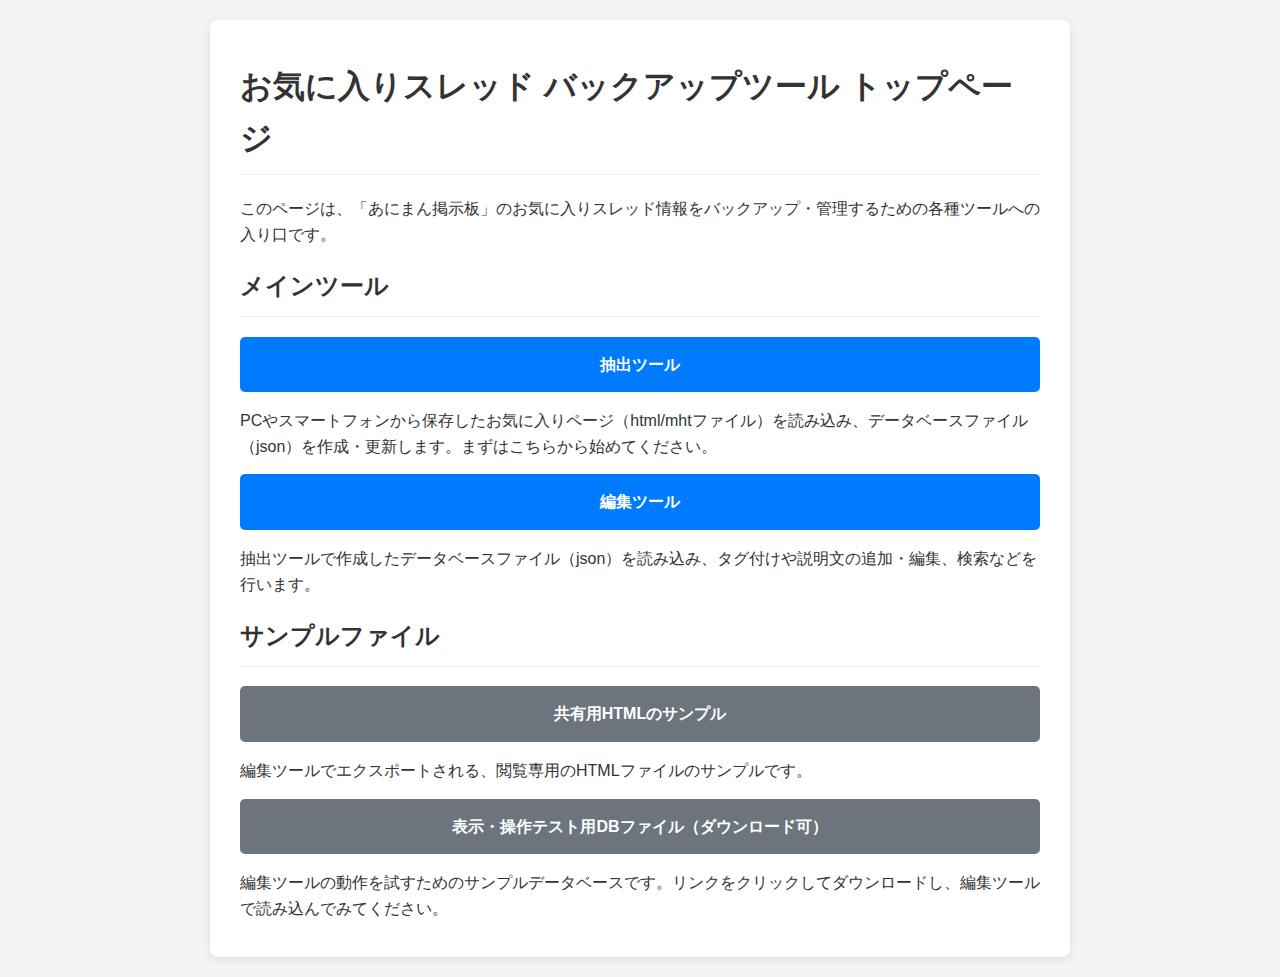
<file: index.html>
<!DOCTYPE html>
<html lang="ja">
<head>
    <meta charset="UTF-8">
    <meta name="viewport" content="width=device-width, initial-scale=1.0">
    <title>あにまん掲示板 お気に入りバックアップツール</title>
    <style>
        body {
            font-family: -apple-system, BlinkMacSystemFont, 'Segoe UI', Roboto, 'Helvetica Neue', Arial, sans-serif;
            background-color: #f4f4f4;
            color: #333;
            line-height: 1.6;
            margin: 0;
            padding: 20px;
        }
        .container {
            max-width: 800px;
            margin: 0 auto;
            background-color: #fff;
            padding: 20px 30px;
            border-radius: 8px;
            box-shadow: 0 2px 10px rgba(0,0,0,0.1);
        }
        h1, h2 {
            border-bottom: 1px solid #eee;
            padding-bottom: 10px;
        }
        ul {
            list-style-type: none;
            padding: 0;
        }
        li {
            margin-bottom: 10px;
        }
        a {
            display: block;
            padding: 15px;
            background-color: #007bff;
            color: white;
            text-decoration: none;
            border-radius: 5px;
            transition: background-color 0.2s;
            font-weight: bold;
            text-align: center;
        }
        a:hover {
            background-color: #0056b3;
        }
        a.sample-link {
            background-color: #6c757d;
        }
        a.sample-link:hover {
            background-color: #5a6268;
        }
        p {
            margin-bottom: 15px;
        }
    </style>
</head>
<body>
    <div class="container">
        <h1>お気に入りスレッド バックアップツール トップページ</h1>
        <p>
            このページは、「あにまん掲示板」のお気に入りスレッド情報をバックアップ・管理するための各種ツールへの入り口です。
        </p>

        <h2>メインツール</h2>
        <ul>
            <li>
                <a href="./importer/importer.html">抽出ツール</a>
                <p>PCやスマートフォンから保存したお気に入りページ（html/mhtファイル）を読み込み、データベースファイル（json）を作成・更新します。まずはこちらから始めてください。</p>
            </li>
            <li>
                <a href="./editor/editor.html">編集ツール</a>
                <p>抽出ツールで作成したデータベースファイル（json）を読み込み、タグ付けや説明文の追加・編集、検索などを行います。</p>
            </li>
        </ul>

        <h2>サンプルファイル</h2>
        <ul>
            <li>
                <a href="./export/export.html" class="sample-link">共有用HTMLのサンプル</a>
                <p>編集ツールでエクスポートされる、閲覧専用のHTMLファイルのサンプルです。</p>
            </li>
            <li>
                <a href="./Samples/fav_database.json" download="fav_database.json" class="sample-link">表示・操作テスト用DBファイル（ダウンロード可）</a>
                <p>編集ツールの動作を試すためのサンプルデータベースです。リンクをクリックしてダウンロードし、編集ツールで読み込んでみてください。</p>
            </li>
        </ul>
    </div>
</body>
</html>
</file>
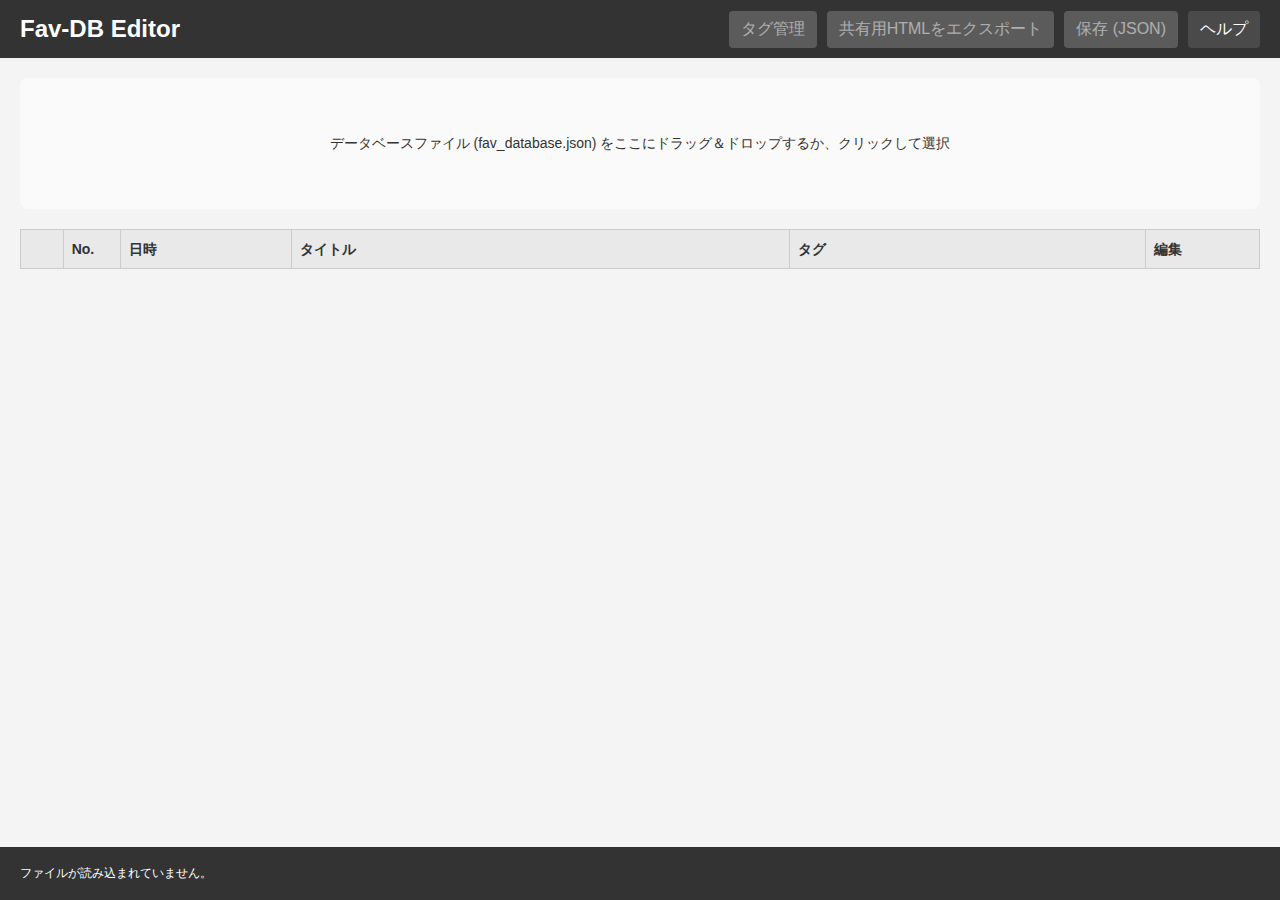
<file: editor/editor.html>
<!DOCTYPE html>
<html lang="ja">

<head>
    <meta charset="UTF-8">
    <meta name="viewport" content="width=device-width, initial-scale=1.0">
    <title>Fav-DB Editor</title>
    <link rel="stylesheet" href="../shared/css/base.css">
    <link rel="stylesheet" href="css/editor.css">
</head>

<body>
    <header>
        <h1>Fav-DB Editor</h1>
        <div class="header-buttons">
            <button id="tag-management-button" disabled>タグ管理</button>
            <button id="export-html-button" disabled>共有用HTMLをエクスポート</button>
            <button id="save-button" disabled>保存 (JSON)</button>
            <button id="help-button">ヘルプ</button>
        </div>
    </header>

    <main>
        <div id="file-drop-area">
            <p>データベースファイル (fav_database.json) をここにドラッグ＆ドロップするか、クリックして選択</p>
            <input type="file" id="file-input" accept=".json" style="display: none;">
        </div>

        <div id="controls" class="hidden">
            <div class="control-group">
                <label for="keyword-search">キーワード:</label>
                <input type="text" id="keyword-search" placeholder="タイトルで検索...">
            </div>
            <div class="control-group">
                <label>フィルタ:</label>
                <div class="tag-filter-container">
                    <select id="tag-filter-mode">
                        <option value="AND" selected>AND</option>
                        <option value="OR">OR</option>
                    </select>
                    <div id="tag-multiselect" class="multiselect">
                        <div class="select-box">
                            <span class="placeholder">タグを選択</span>
                        </div>
                        <div id="tag-checkboxes" class="checkboxes">
                            <!-- JavaScriptでタグリストが挿入されます -->
                        </div>
                    </div>
                </div>
                <label class="checkbox-label"><input type="checkbox" id="filter-untagged"> 未分類のみ</label>
                <label class="checkbox-label"><input type="checkbox" id="filter-nodesc"> 説明未記入のみ</label>
                <button id="toggle-all-details">全て展開</button>
                <button id="reset-filter">リセット</button>
            </div>
        </div>

        <div id="batch-edit-bar" class="hidden">
            <label class="checkbox-label"><input type="checkbox" id="select-all-checkbox"> すべて選択/解除</label>
            <button id="batch-edit-button" disabled>選択した0件を一括編集</button>
        </div>

        <div id="data-container">
            <table id="data-table">
                <thead>
                    <tr>
                        <th class="col-select"></th>
                        <th class="col-no">No.</th>
                        <th class="col-datetime sortable" data-sort="user_timestamp">日時</th>
                        <th class="col-title sortable" data-sort="title">タイトル</th>
                        <th class="col-tags">タグ</th>
                        <th class="col-actions">編集</th>
                    </tr>
                </thead>
                <tbody id="table-body"></tbody>
            </table>
            <div id="card-list"></div>
        </div>

        <div id="pagination" class="hidden"></div>
    </main>

    <footer>
        <p id="status-bar">ファイルが読み込まれていません。</p>
    </footer>

    <!-- Modals -->
    <div id="help-modal" class="modal-overlay hidden">
        <div class="modal-content">
            <span class="modal-close-button">&times;</span>
            <h2>ヘルプ</h2>
            <div class="modal-body">
                <h3>基本的な使い方 (全体の流れ)</h3>
                <ol>
                    <li><strong>データ抽出:</strong> まず「抽出ツール
                        (`importer.html`)」を使って、お気に入りページ（`html`/`mht`ファイル）からデータベースファイル（`fav_database.json`）を作成または更新します。
                    </li>
                    <li><strong>データ読込:</strong> この編集ツールで`fav_database.json`を読み込みます。（ドラッグ＆ドロップでも可）</li>
                    <li><strong>編集:</strong> データを検索・フィルタリングし、タグや説明文を編集します。</li>
                    <li><strong>保存:</strong> 編集が終わったら、右上の「<strong>保存 (JSON)</strong>」ボタンを押し、更新されたファイルをダウンロードします。</li>
                    <li><strong>上書き:</strong> ダウンロードした新しいファイルで、元の`fav_database.json`を上書き保存してください。</li>
                </ol>
                <h3>データの検索・フィルタリング</h3>
                <ul>
                    <li><strong>キーワード検索:</strong> タイトルに含まれる言葉でスレッドを絞り込めます。入力するたびに結果が更新されます。</li>
                    <li><strong>タグ検索:</strong>
                        <ul>
                            <li>複数タグを選択して、それら「すべてを含む(AND)」か「いずれかを含む(OR)」スレッドを検索できます。</li>
                            <li><strong>[未分類のみ]</strong>: タグが一つも付いていないスレッドだけを表示します。</li>
                        </ul>
                    </li>
                    <li><strong>説明文フィルタ:</strong> <strong>[説明未記入のみ]</strong>: 説明文がまだ入力されていないスレッドだけを表示します。</li>
                    <li><strong>リセット:</strong> すべての検索条件を解除し、全件表示に戻します。</li>
                </ul>
                <h3>データの編集方法</h3>
                <p><strong>メインの編集方法: 編集モーダル</strong></p>
                <ul>
                    <li>各行の <svg class="icon-inline" viewBox="0 0 24 24">
                            <path
                                d="M3 17.25V21h3.75L17.81 9.94l-3.75-3.75L3 17.25zM20.71 7.04c.39-.39.39-1.02 0-1.41l-2.34-2.34a.9959.9959 0 00-1.41 0l-1.83 1.83 3.75 3.75 1.83-1.83z">
                            </path>
                        </svg> ボタンを押すと、編集画面が開きます。</li>
                    <li><strong>連続編集:</strong> 画面内の <strong>[←前へ]</strong> / <strong>[次へ→]</strong>
                        ボタンで、現在一覧に表示されている（フィルタリング後の）順番で、前後のスレッドの編集に素早く移ることができます。</li>
                    <li><strong>新規タグ:</strong> カンマ(<code>,</code>)区切りで複数のタグを一度に追加できます。</li>
                </ul>
                <p><strong>補足: その他の操作</strong></p>
                <ul>
                    <li><strong>インライン編集:</strong> 各行の「日時」「説明文」「タグの[+]ボタン」を直接クリックすることでも、素早く編集できます。</li>
                    <li><strong>説明文の表示:</strong> 各行のボタン、または「全て展開/畳む」ボタンで、説明文の表示を切り替えられます。</li>
                </ul>
            </div>
        </div>
    </div>

    <div id="edit-modal" class="modal-overlay hidden">
        <div class="modal-content">
            <div class="modal-nav">
                <button id="modal-prev" disabled>&leftarrow; 前へ</button>
                <span id="modal-counter"></span>
                <button id="modal-next" disabled>次へ &rightarrow;</button>
            </div>
            <div class="modal-body">
                <p><strong>タイトル:</strong> <a id="modal-title" href="#" target="_blank"></a></p>
                <label for="modal-datetime">日時:</label>
                <input type="text" id="modal-datetime">
                <details id="modal-tags-details">
                    <summary>タグ: <span id="modal-tags-summary"></span></summary>
                    <div id="modal-tags-container" class="modal-tags-container"></div>
                    <input type="text" id="modal-new-tag" placeholder="新規タグをカンマ区切りで入力...">
                </details>
                <label for="modal-description">説明:</label>
                <textarea id="modal-description" rows="8"></textarea>
            </div>
            <div class="modal-footer">
                <button id="modal-close">閉じる</button>
            </div>
        </div>
    </div>

    <div id="batch-edit-modal" class="modal-overlay hidden">
        <div class="modal-content">
            <div class="modal-header">
                <h2>タグの一括編集</h2>
            </div>
            <div class="modal-body">
                <p id="batch-edit-info"></p>
                <div class="batch-edit-section">
                    <details>
                        <summary>これらのタグを【追加】: <span class="selected-tags-summary"></span></summary>
                        <div class="tag-checkbox-list" id="batch-add-tags-list"></div>
                    </details>
                </div>
                <div class="batch-edit-section">
                    <details>
                        <summary>これらのタグを【削除】: <span class="selected-tags-summary"></span></summary>
                        <div class="tag-checkbox-list" id="batch-remove-tags-list"></div>
                    </details>
                </div>
            </div>
            <div class="modal-footer">
                <button id="batch-edit-cancel">キャンセル</button>
                <button id="batch-edit-execute">実行</button>
            </div>
        </div>
    </div>

    <div id="tag-management-modal" class="modal-overlay hidden">
        <div class="modal-content">
            <div class="modal-header">
                <h2>タグ管理</h2>
            </div>
            <div class="modal-body">
                <table id="tag-management-table">
                    <thead>
                        <tr>
                            <th>タグ名</th>
                            <th>使用数</th>
                            <th>操作</th>
                        </tr>
                    </thead>
                    <tbody></tbody>
                </table>
            </div>
            <div class="modal-footer">
                <button id="tag-management-close">閉じる</button>
            </div>
        </div>
    </div>

    <script src="../shared/js/constants.js"></script>
    <script src="../shared/js/utils.js"></script>
    <script src="modules/state.js"></script>
    <script src="modules/renderer.js"></script>
    <script src="modules/filters.js"></script>
    <script src="modules/handler.js"></script>
    <script src="modules/main.js?v=0.1"></script>
</body>

</html>
</file>
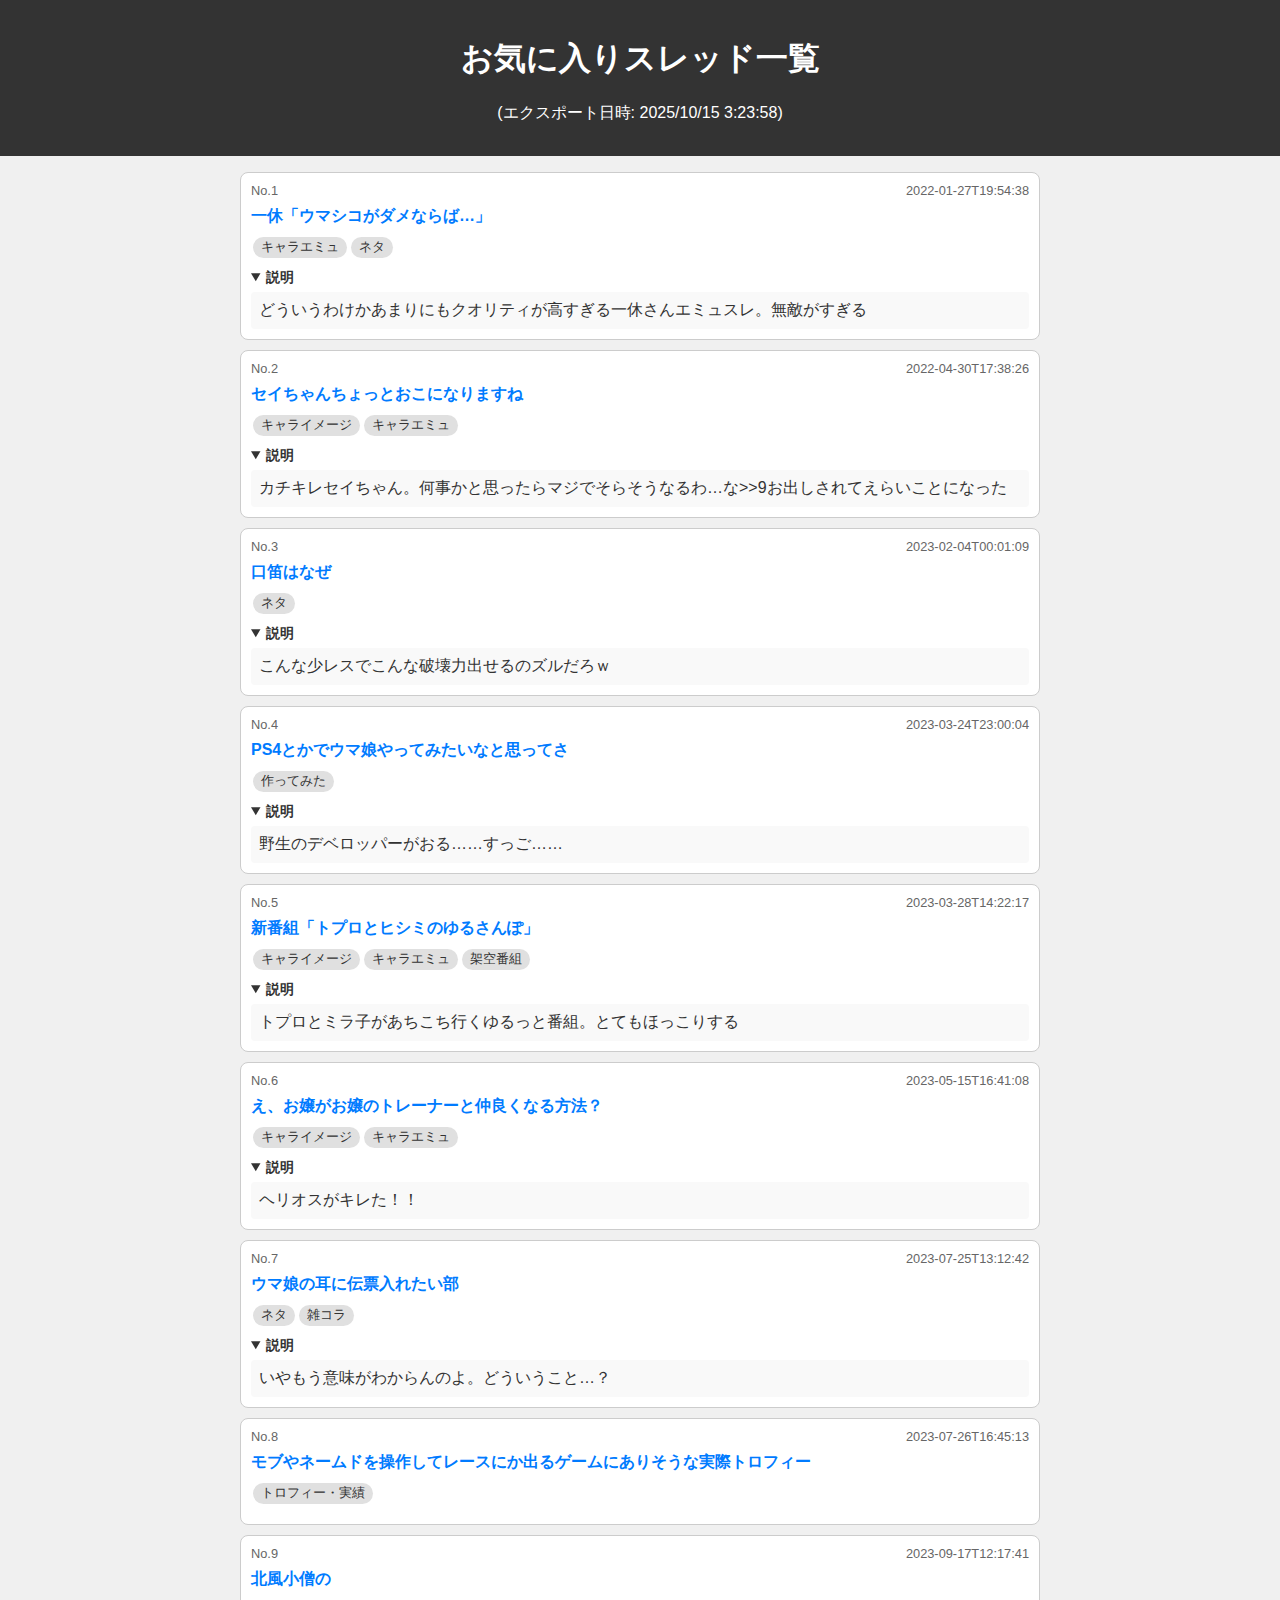
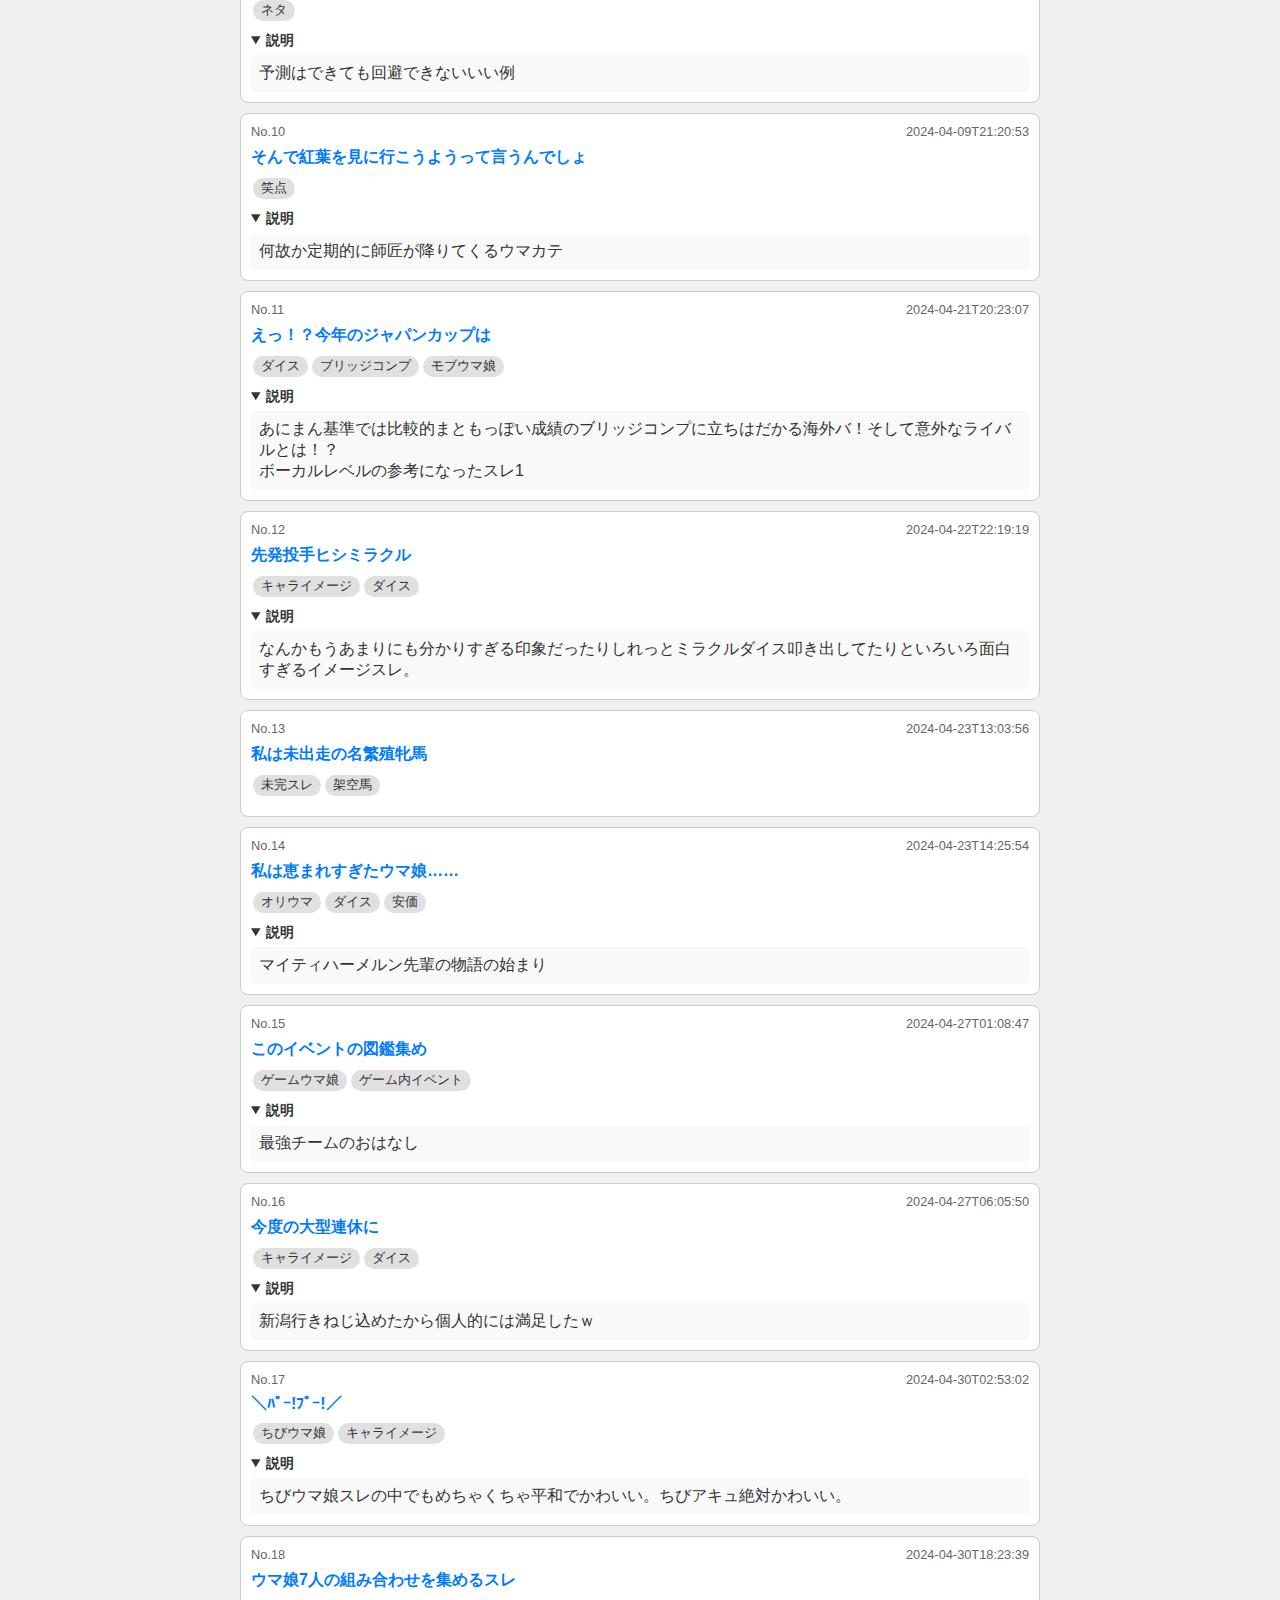
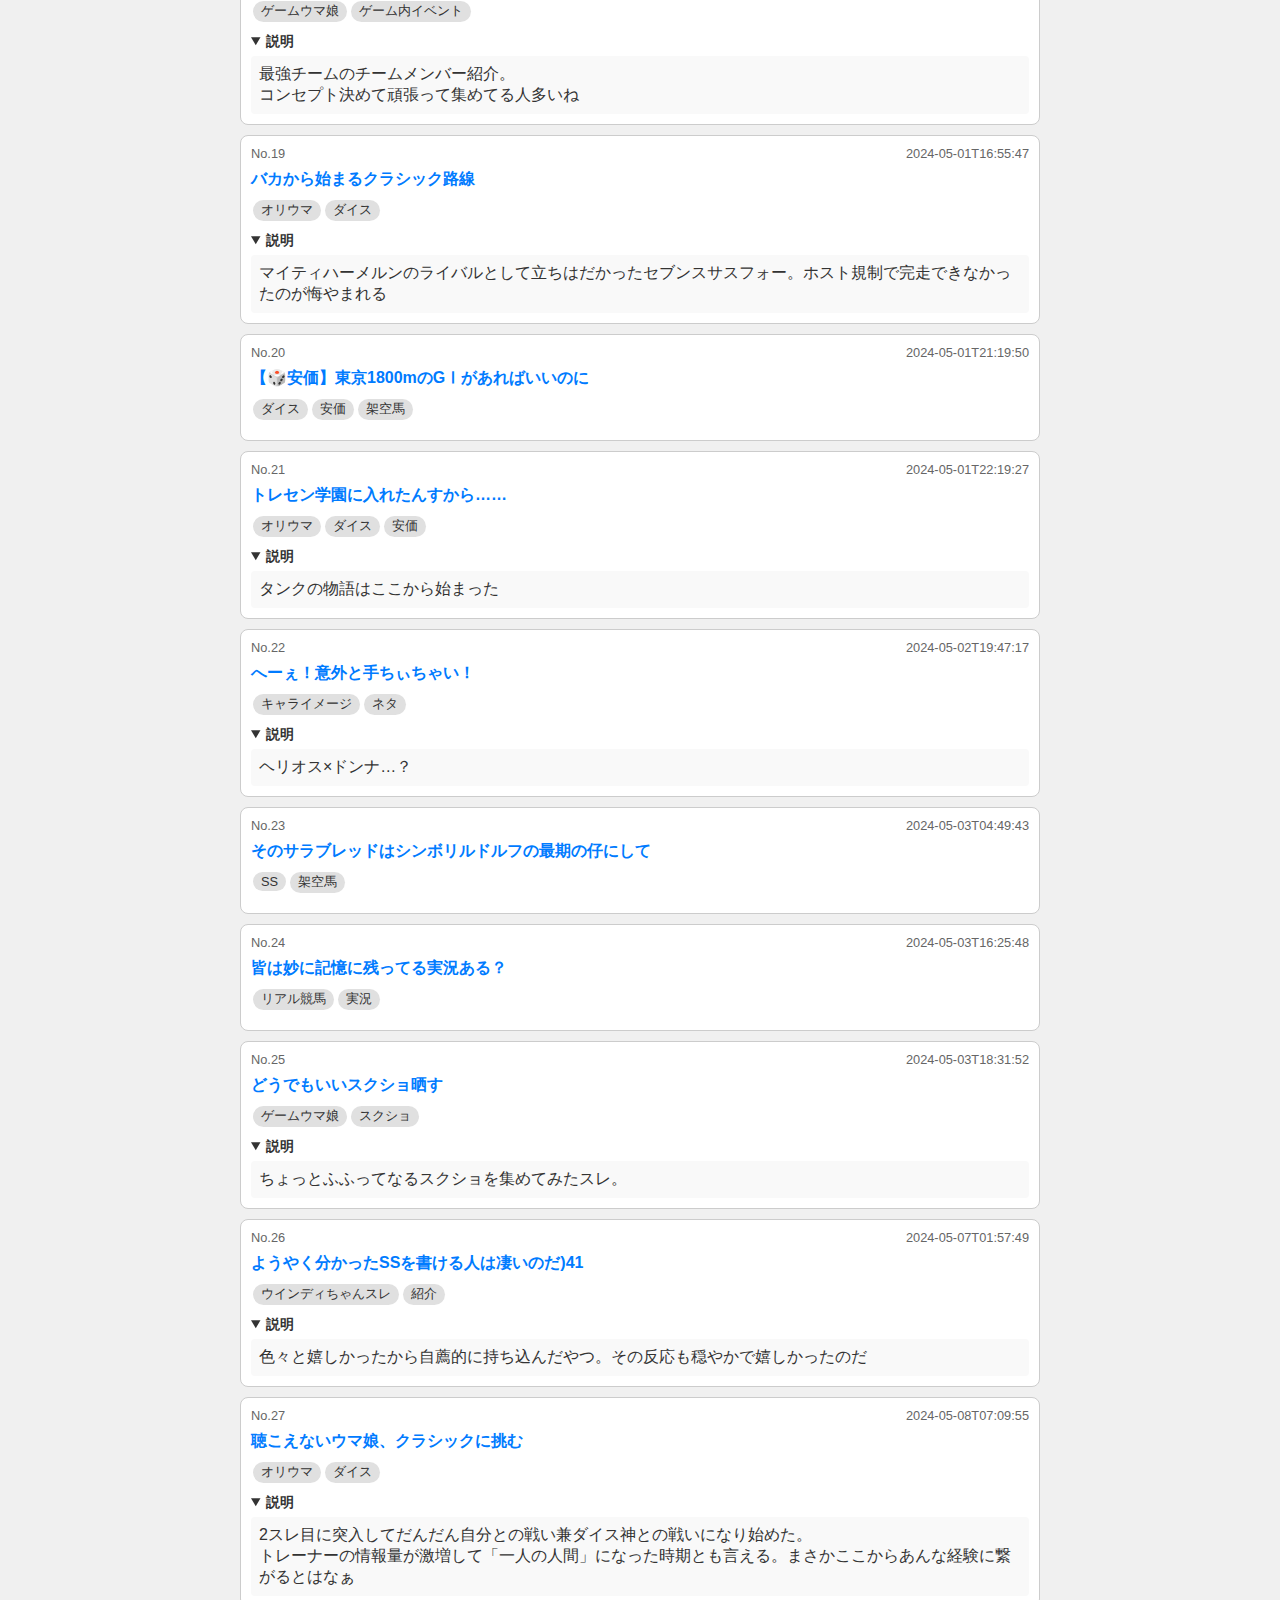
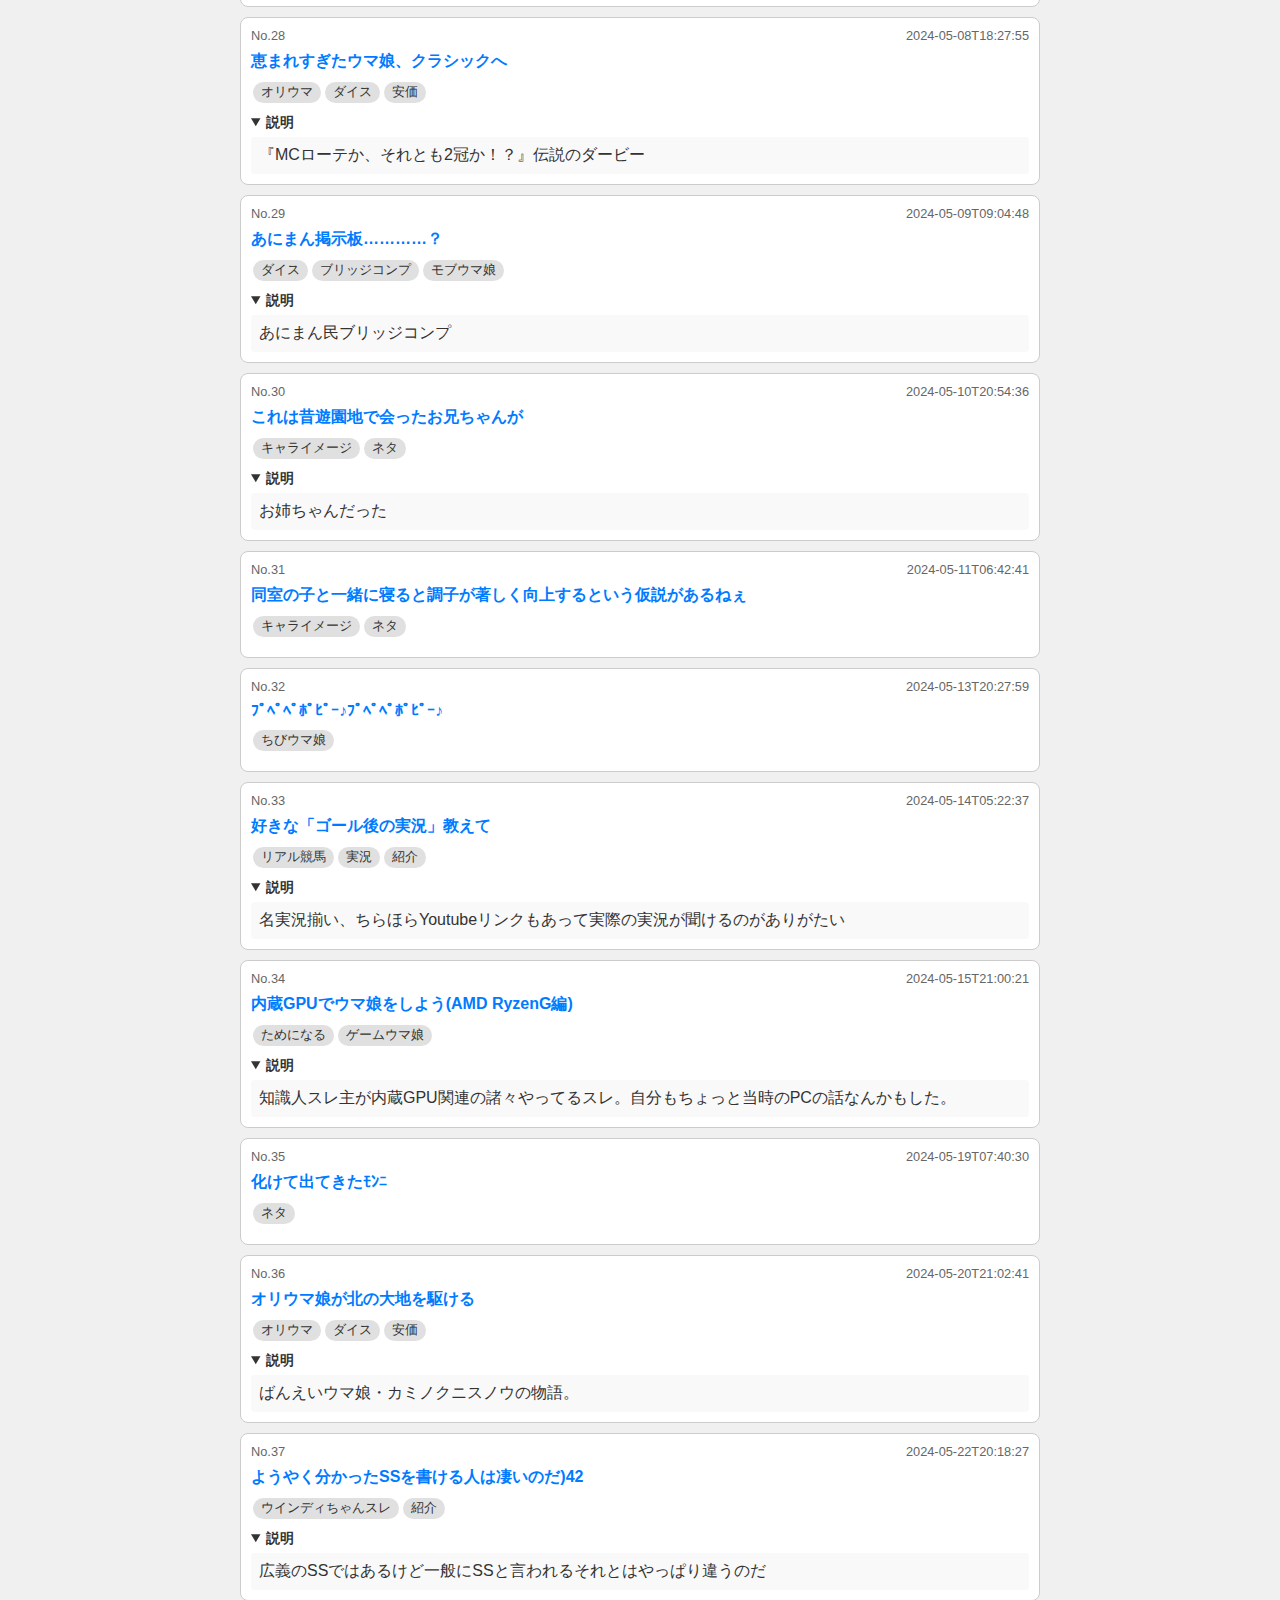
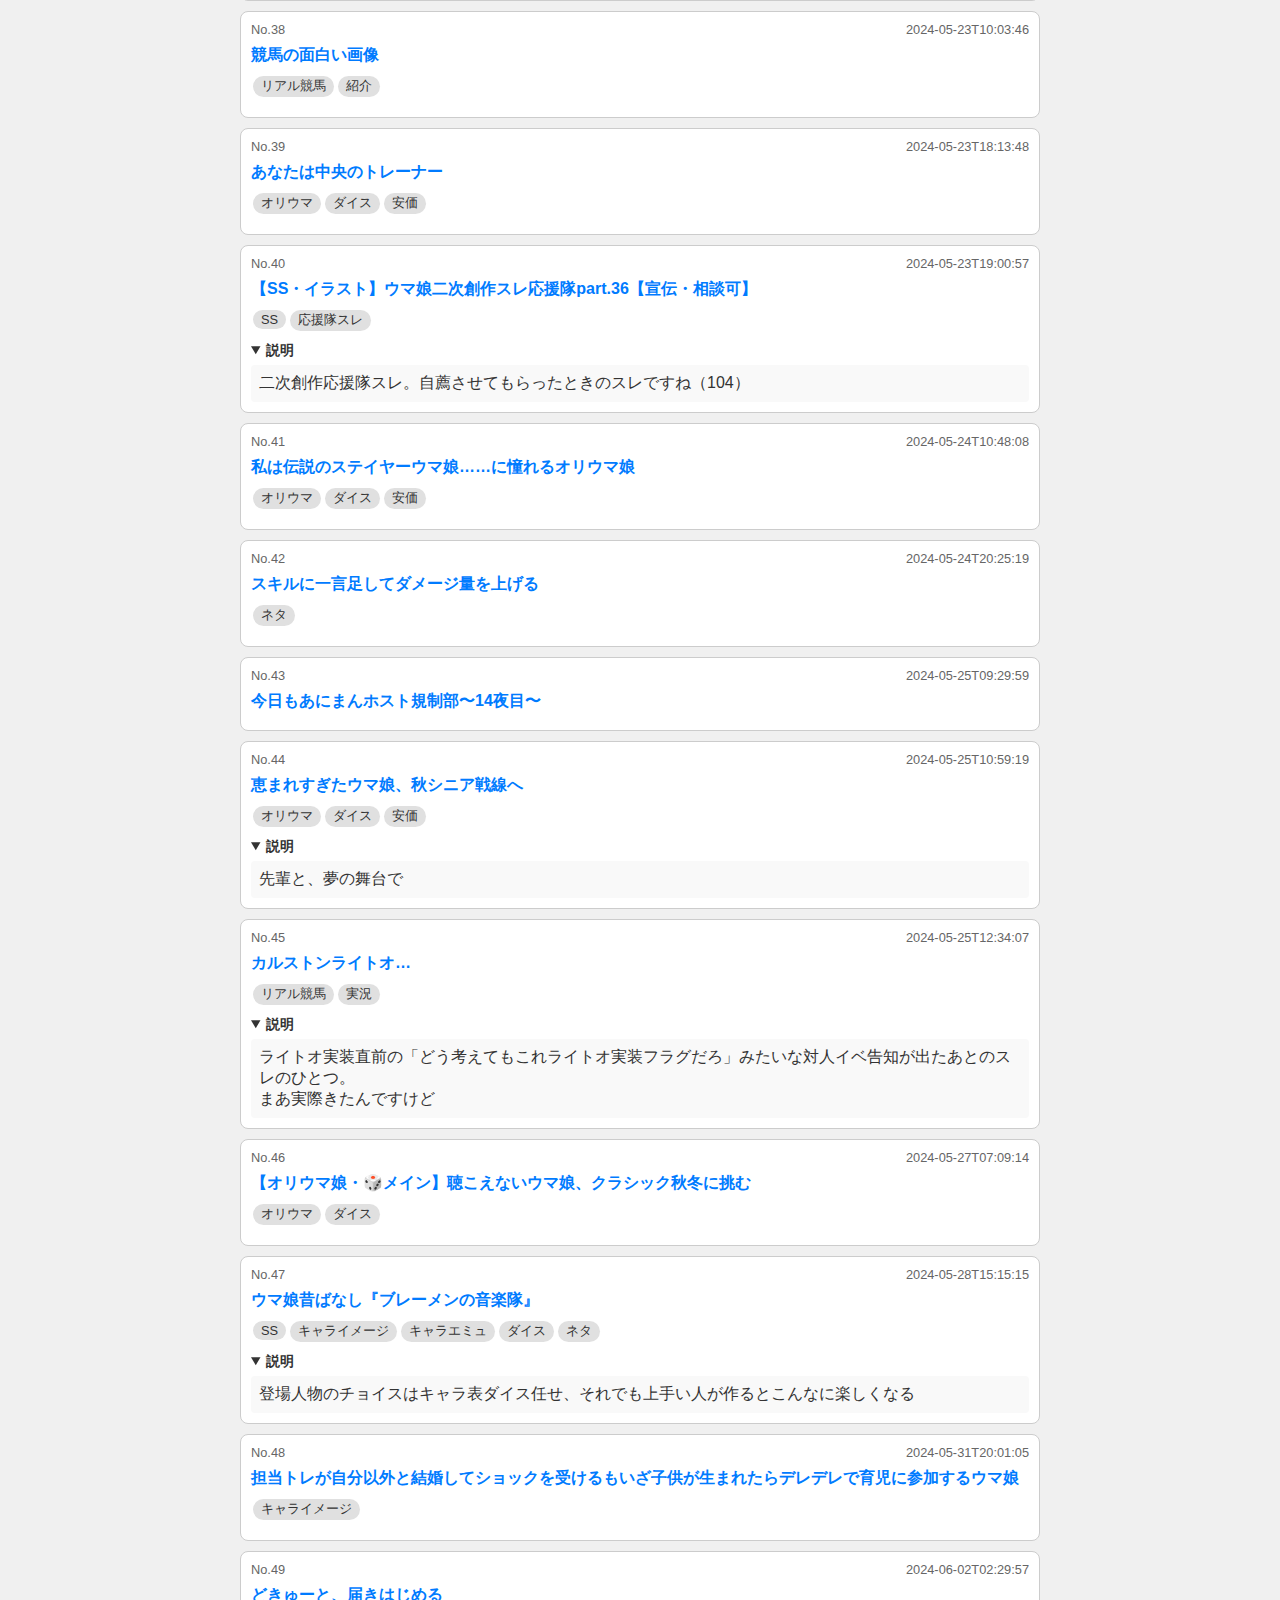
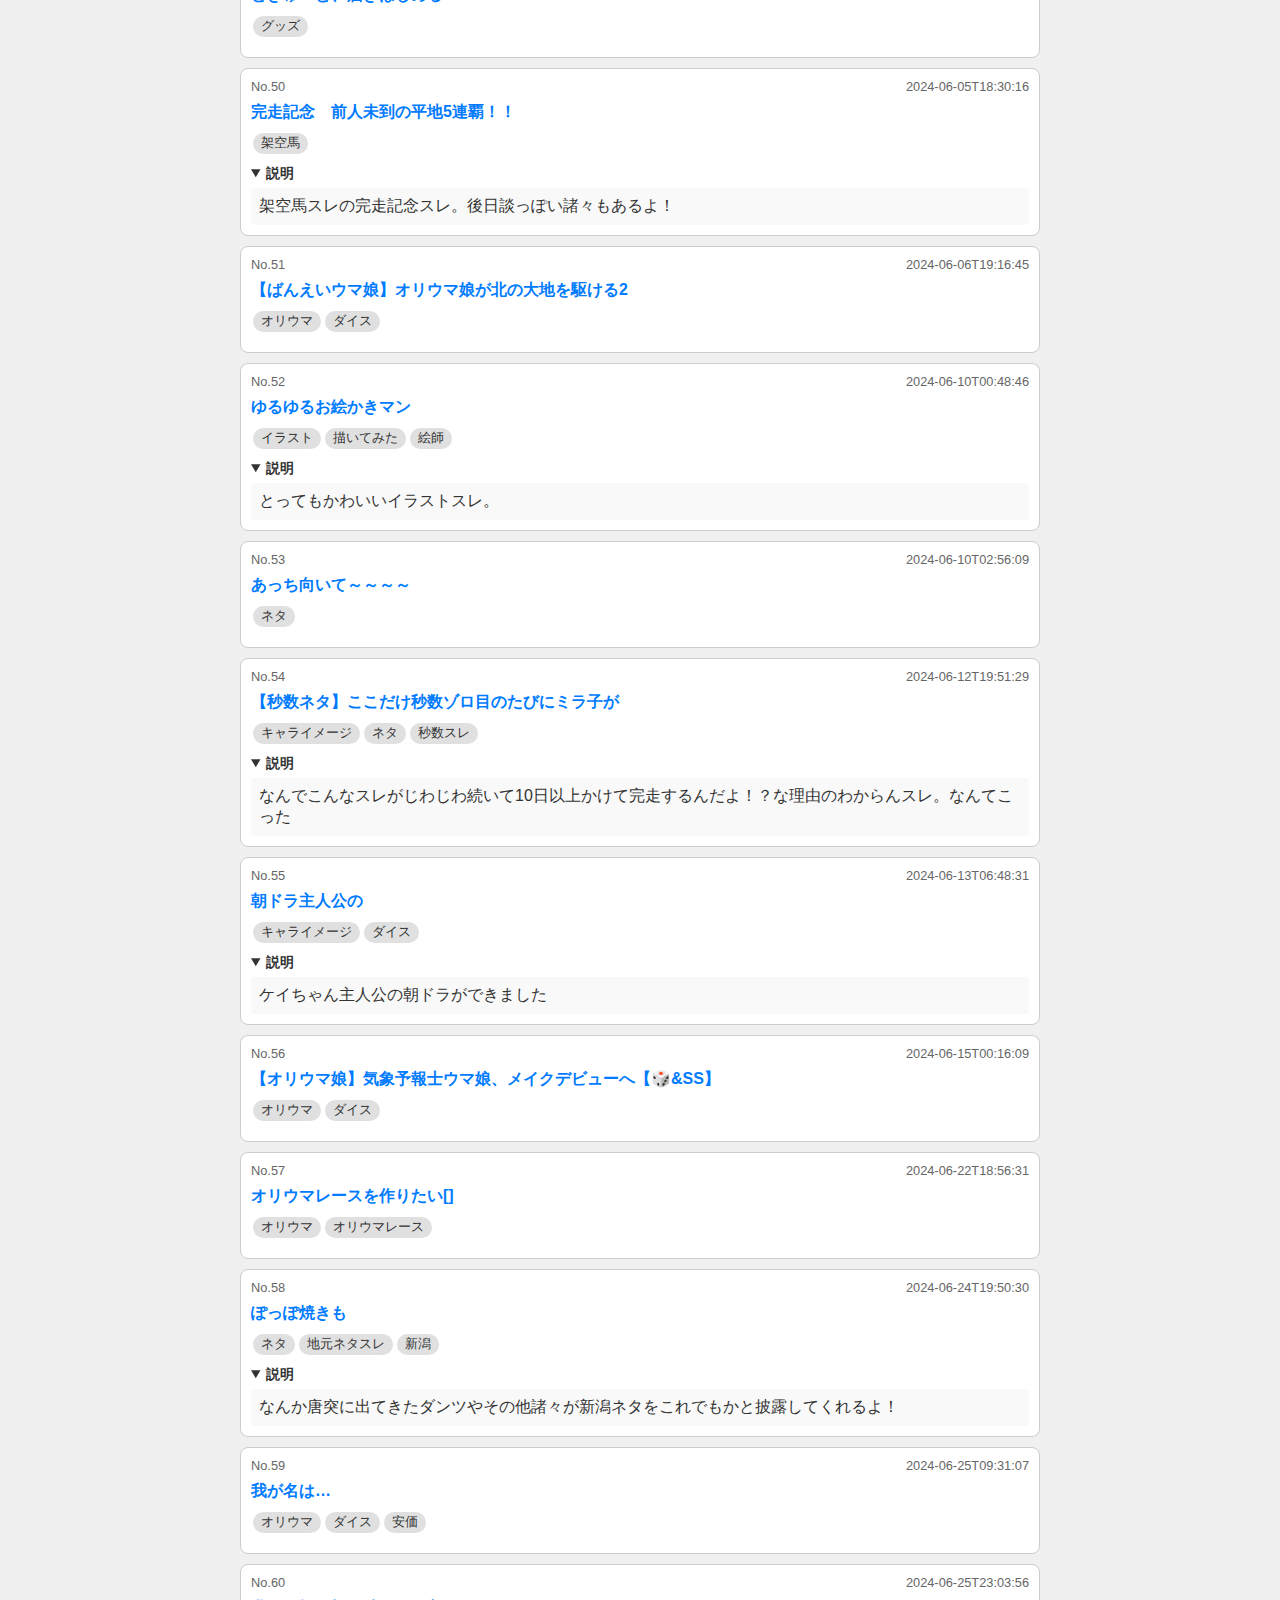
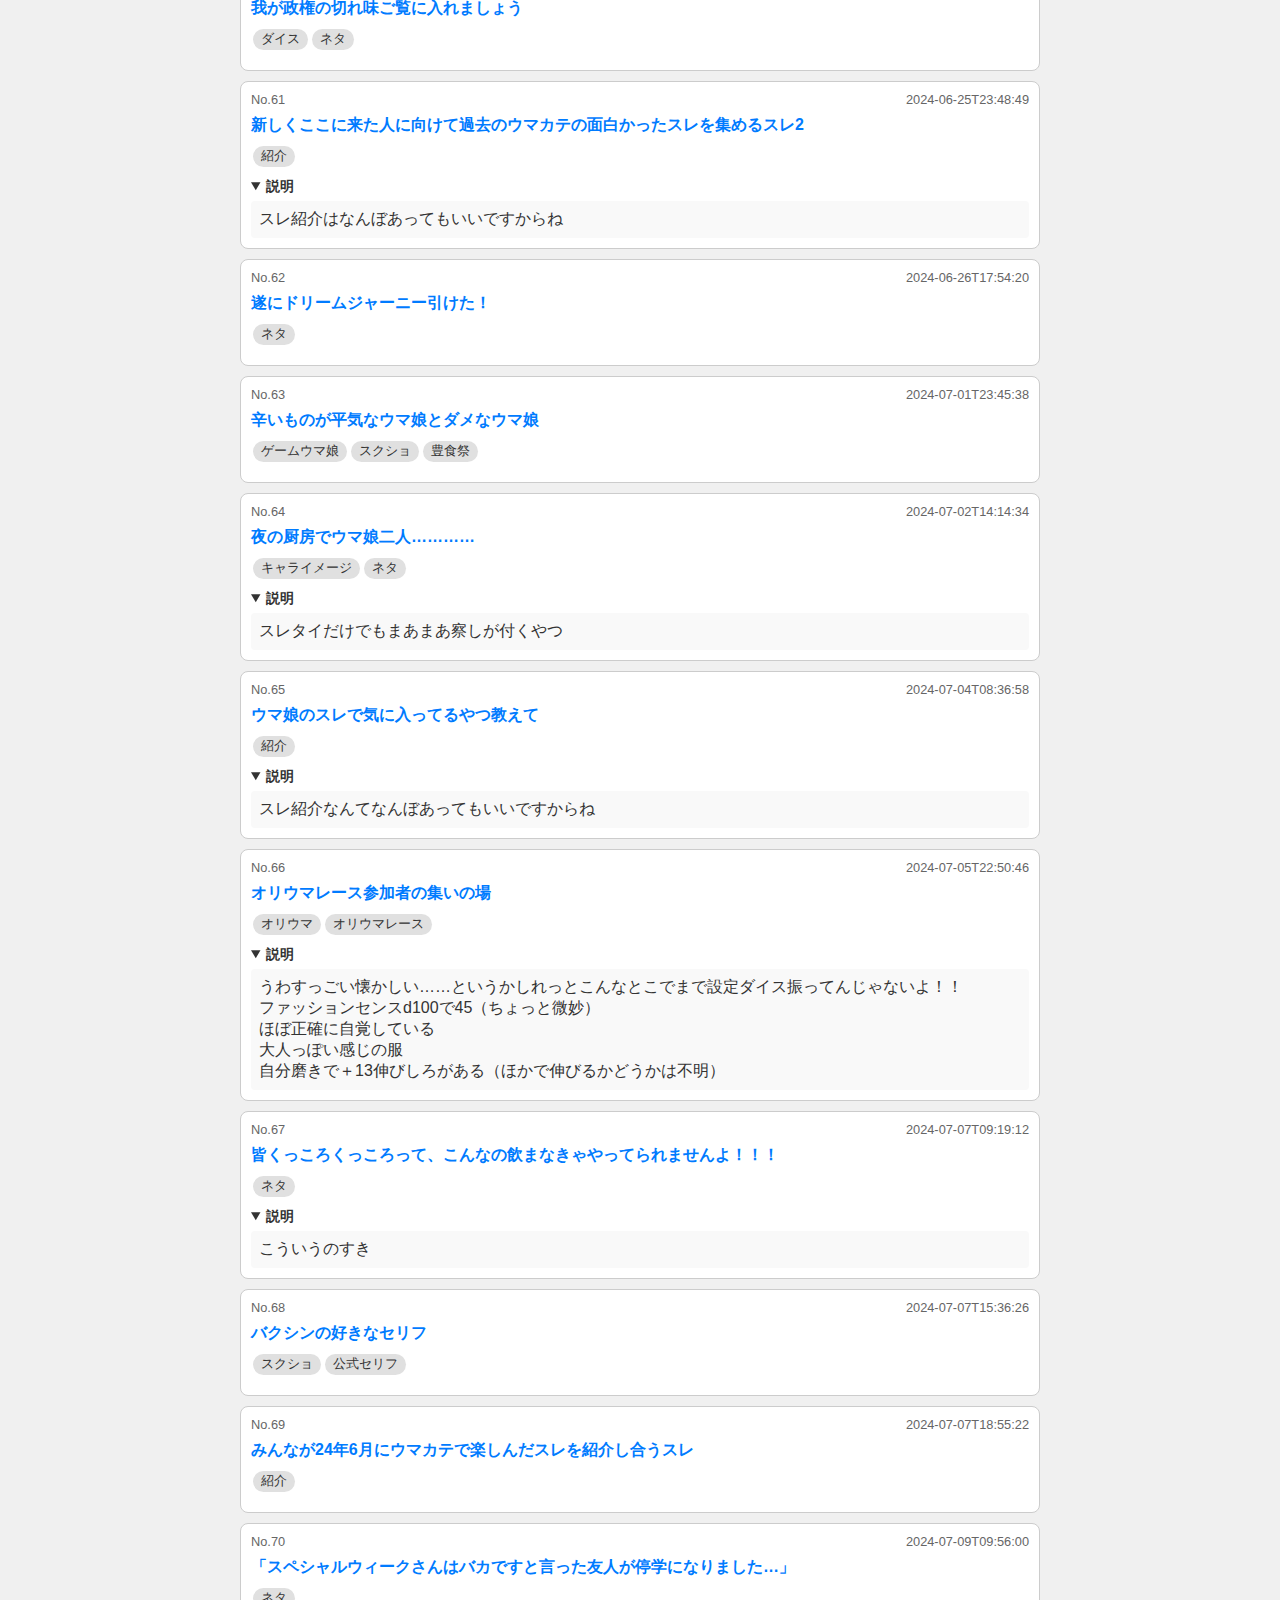
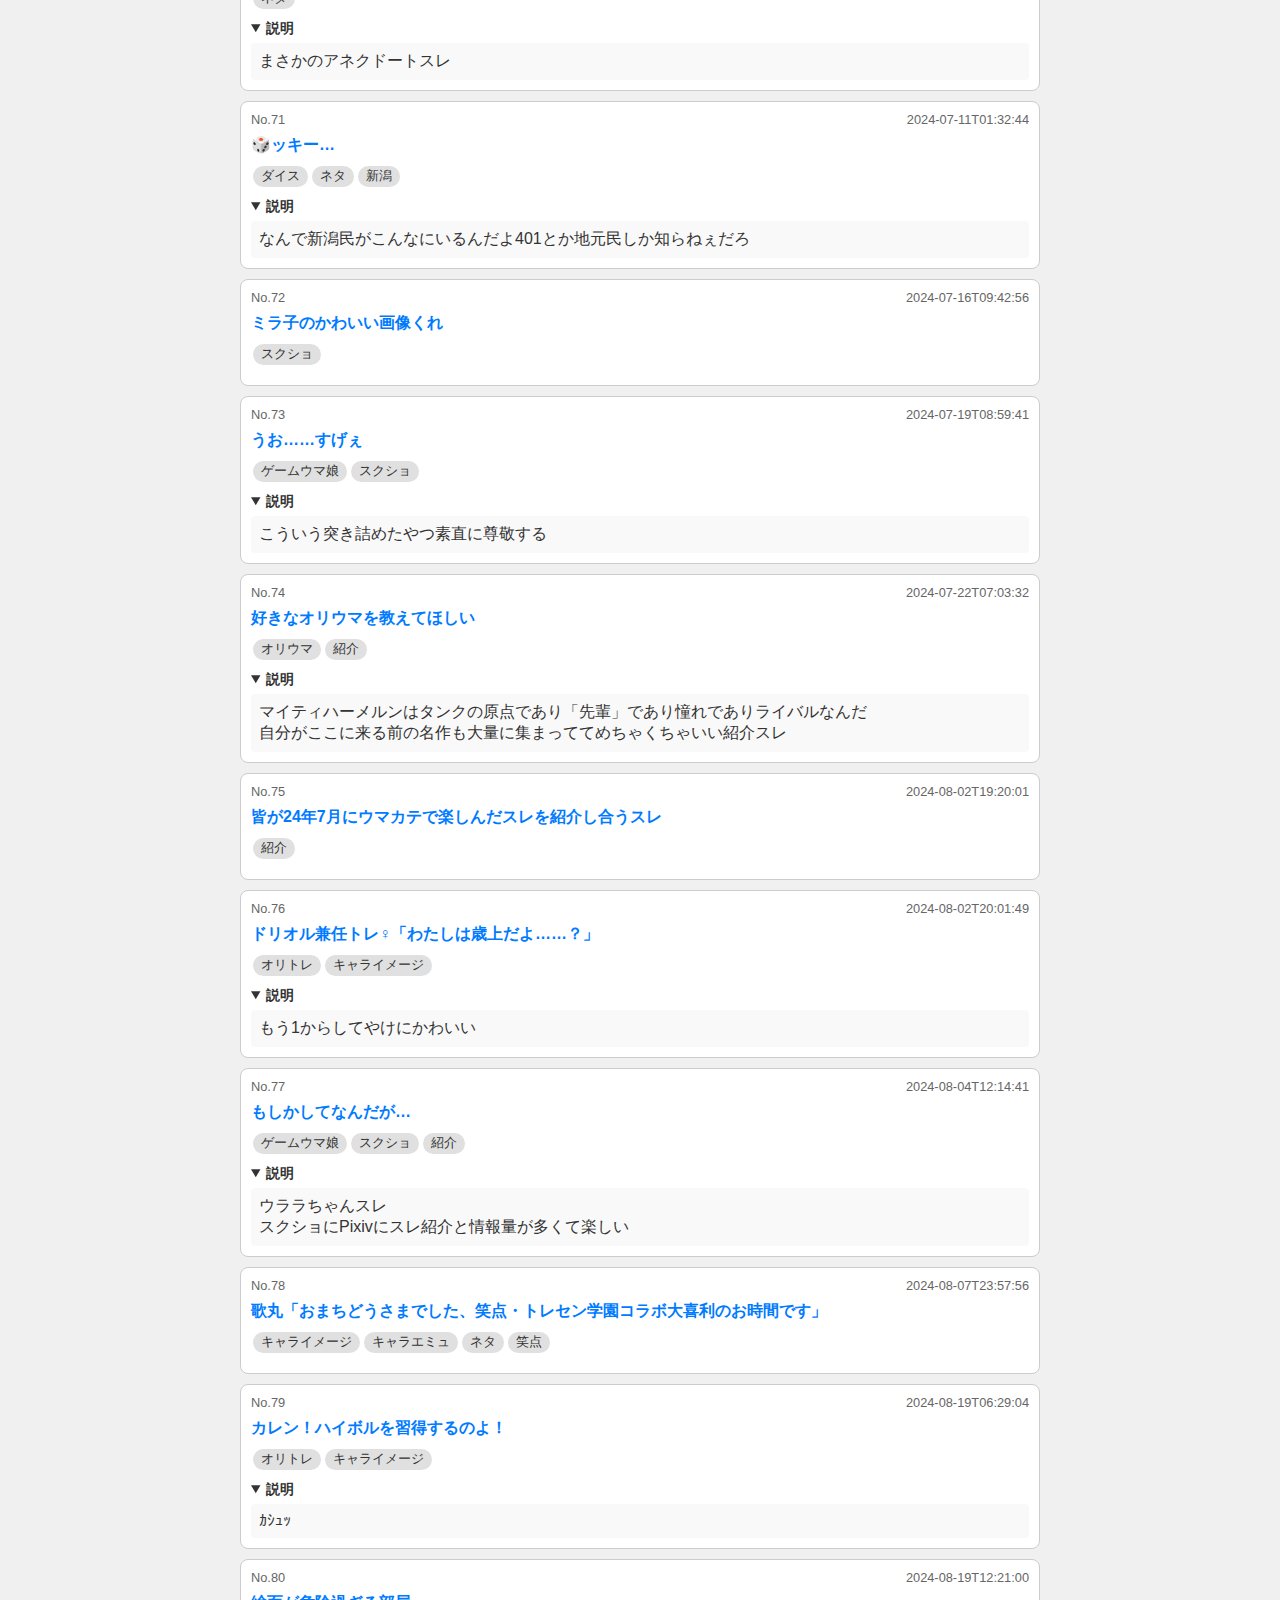
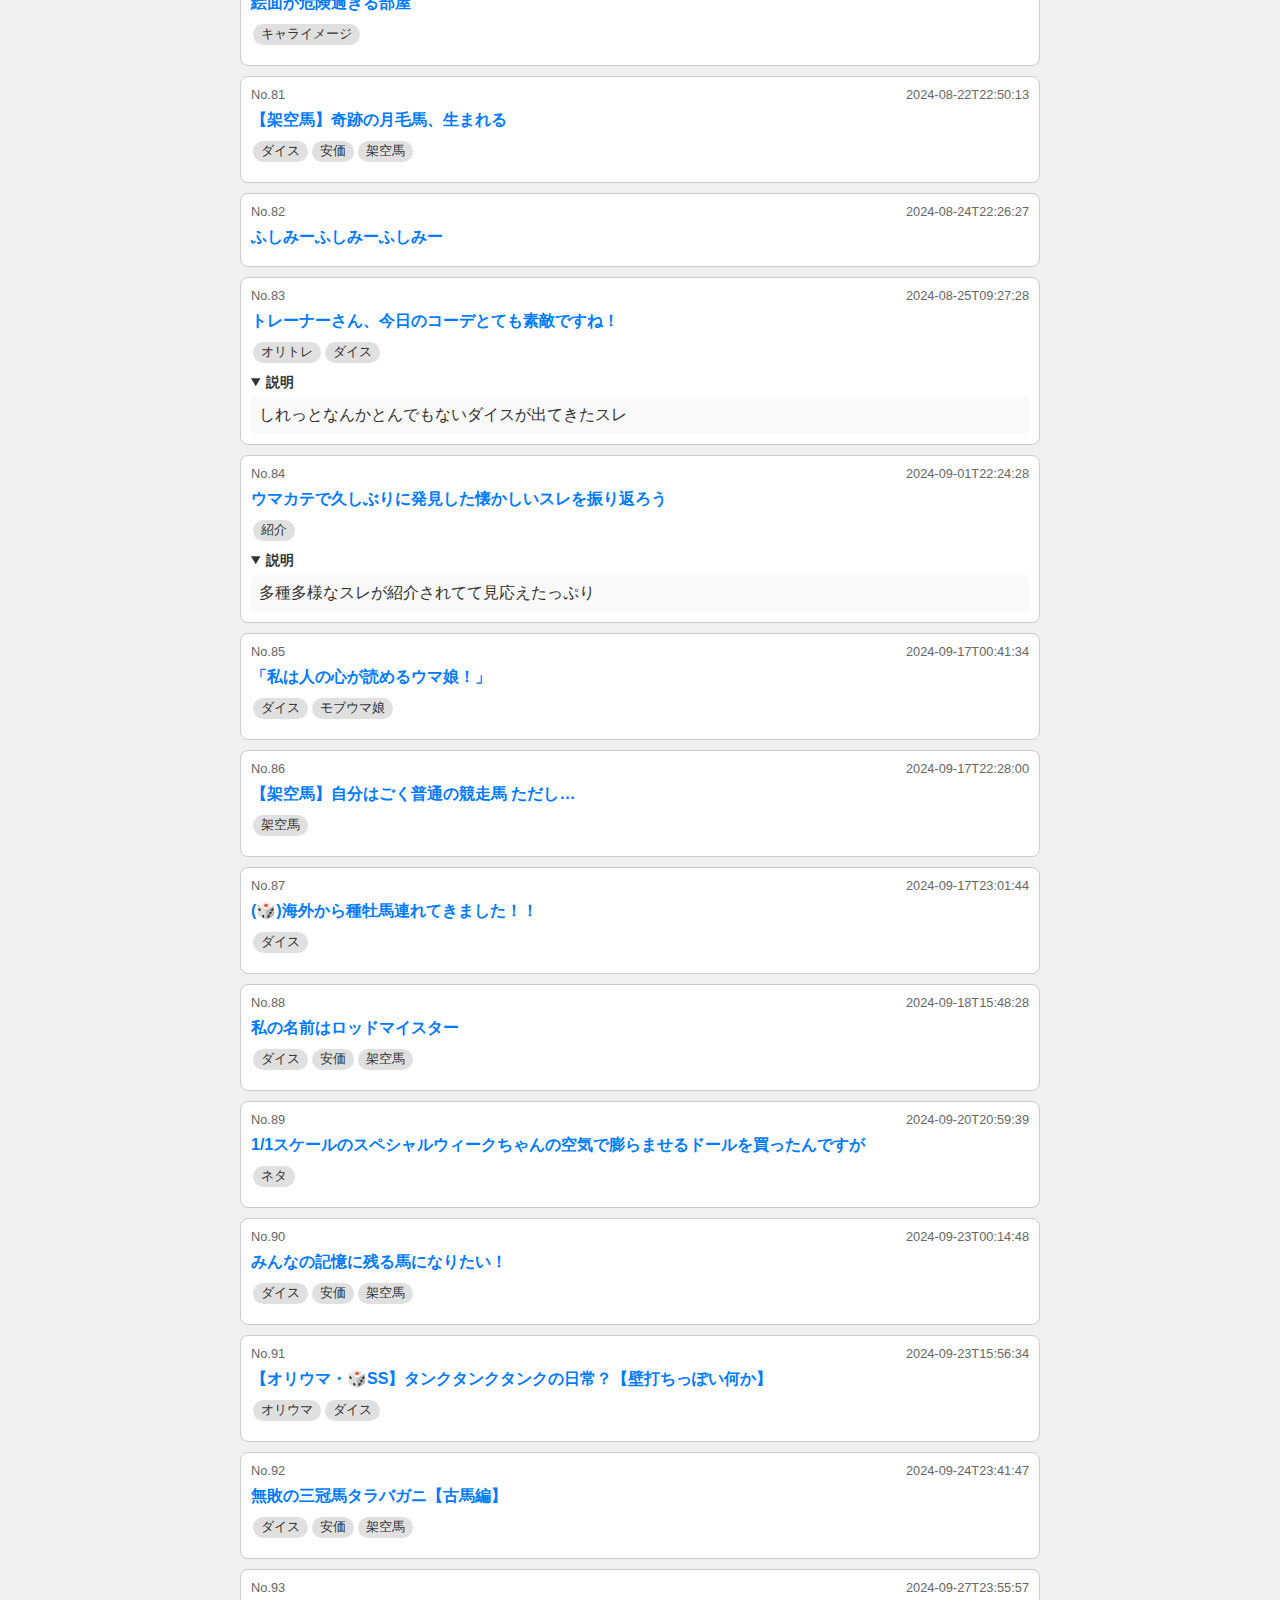
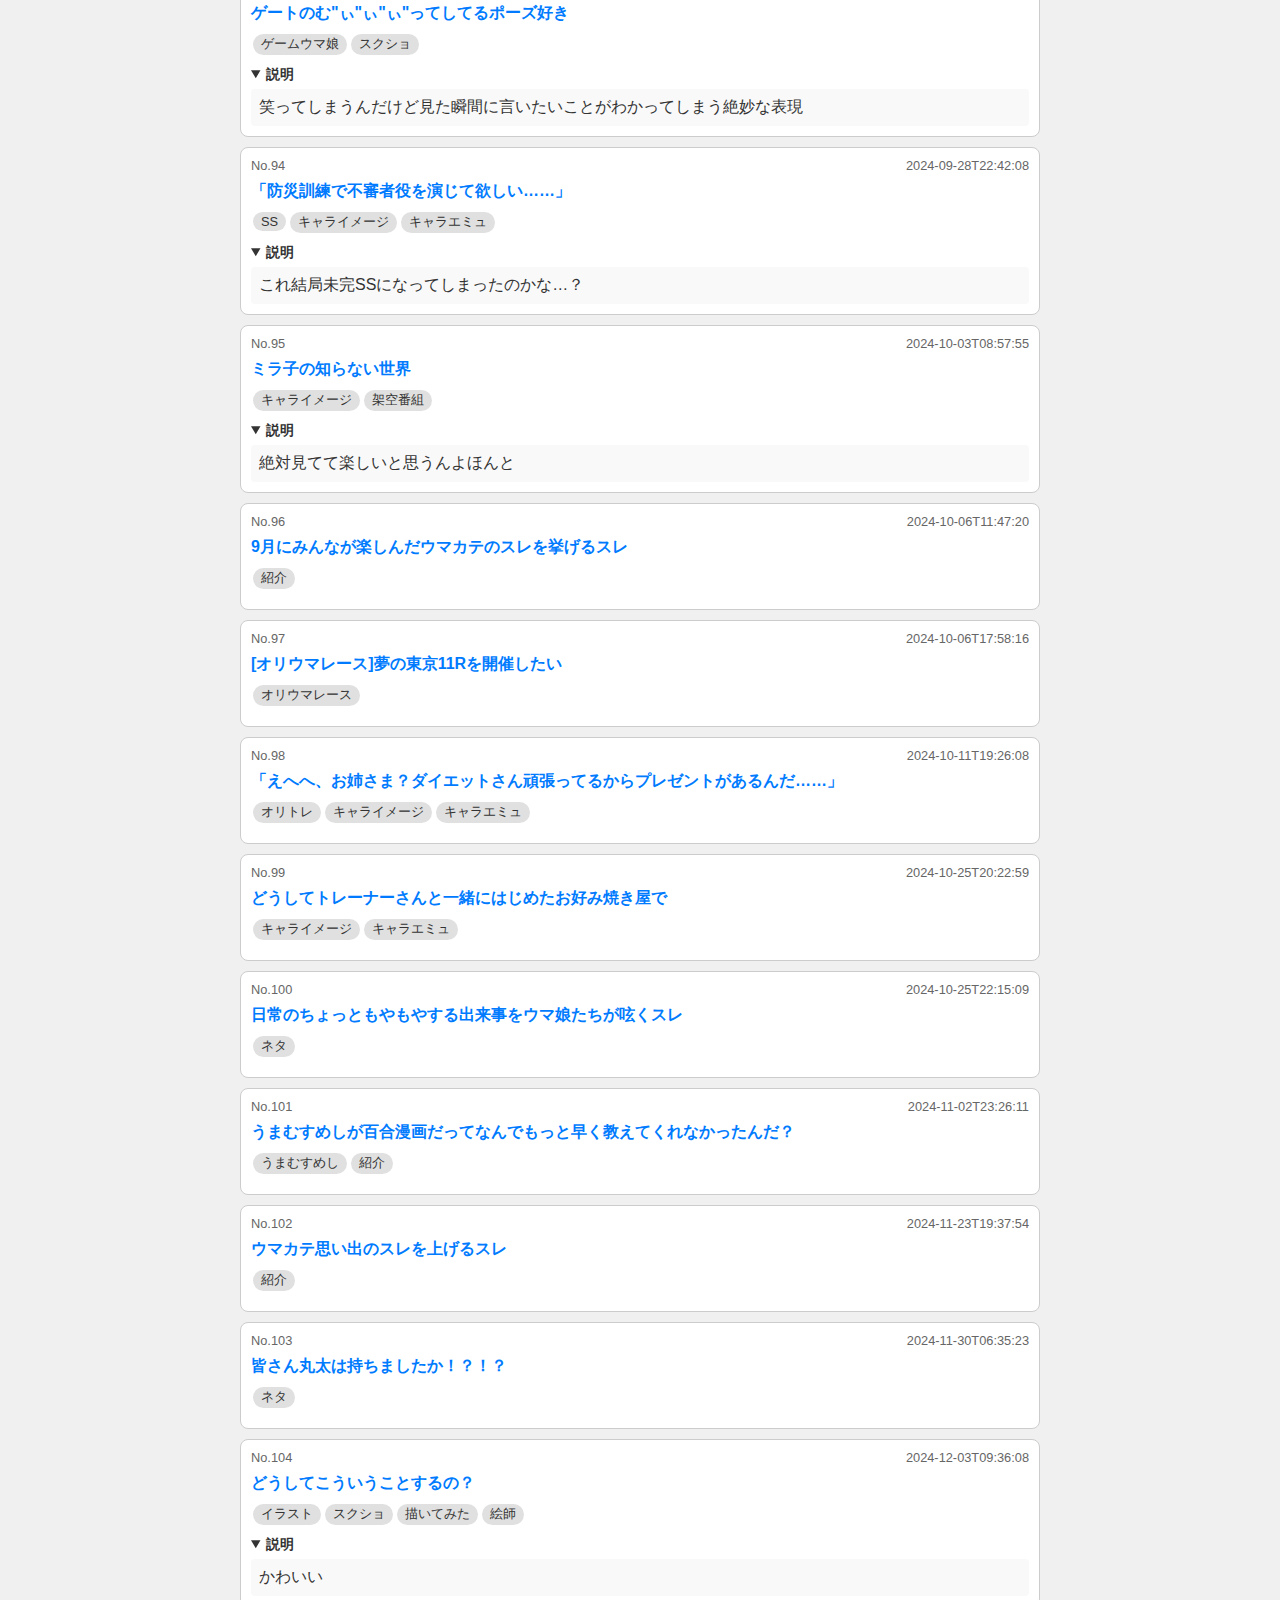
<file: export/export.html>
<!DOCTYPE html>
<html lang="ja">
<head>
    <meta charset="UTF-8">
    <meta name="viewport" content="width=device-width, initial-scale=1.0">
    <title>お気に入りスレッド一覧</title>
    <style>
        body { font-family: sans-serif; margin: 0; background-color: #f0f0f0; color: #333; }
        header { background-color: #333; color: white; padding: 1rem; text-align: center; }
        main { padding: 1rem; max-width: 800px; margin: 0 auto; }
        .card { background: #fff; border: 1px solid #ccc; border-radius: 8px; margin-bottom: 10px; padding: 10px; }
        .card-header { display: flex; justify-content: space-between; color: #666; font-size: 0.8em; margin-bottom: 8px; }
        .card-title { font-weight: bold; margin-bottom: 8px; }
        .card-title a { color: #007bff; text-decoration: none; }
        .card-title a:hover { text-decoration: underline; }
        .card-tags { margin-bottom: 8px; }
        .tag { display: inline-block; background-color: #e0e0e0; padding: 2px 8px; border-radius: 12px; margin: 2px; font-size: 0.8em; }
        .card-details { margin-top: 8px; }
        .card-details summary { cursor: pointer; font-size: 0.9em; font-weight: bold; }
        .description { white-space: pre-wrap; word-break: break-all; background: #f9f9f9; padding: 8px; border-radius: 4px; margin-top: 5px; }
    </style>
</head>
<body>
    <header><h1>お気に入りスレッド一覧</h1><p>(エクスポート日時: 2025/10/15 3:23:58)</p></header>
    <main>
                <div class="card">
                    <div class="card-header">
                        <span>No.1</span>
                        <span>2022-01-27T19:54:38</span>
                    </div>
                    <div class="card-title"><a href="https://bbs.animanch.com/board/322536/" target="_blank">一休「ウマシコがダメならば…」</a></div>
                    <div class="card-tags"><span class="tag">キャラエミュ</span><span class="tag">ネタ</span></div>
                    <details class="card-details" open><summary>説明</summary><div class="description">どういうわけかあまりにもクオリティが高すぎる一休さんエミュスレ。無敵がすぎる</div></details>
                </div>
            
                <div class="card">
                    <div class="card-header">
                        <span>No.2</span>
                        <span>2022-04-30T17:38:26</span>
                    </div>
                    <div class="card-title"><a href="https://bbs.animanch.com/board/568330/" target="_blank">セイちゃんちょっとおこになりますね</a></div>
                    <div class="card-tags"><span class="tag">キャライメージ</span><span class="tag">キャラエミュ</span></div>
                    <details class="card-details" open><summary>説明</summary><div class="description">カチキレセイちゃん。何事かと思ったらマジでそらそうなるわ…な&gt;&gt;9お出しされてえらいことになった</div></details>
                </div>
            
                <div class="card">
                    <div class="card-header">
                        <span>No.3</span>
                        <span>2023-02-04T00:01:09</span>
                    </div>
                    <div class="card-title"><a href="https://bbs.animanch.com/board/1555523/" target="_blank">口笛はなぜ</a></div>
                    <div class="card-tags"><span class="tag">ネタ</span></div>
                    <details class="card-details" open><summary>説明</summary><div class="description">こんな少レスでこんな破壊力出せるのズルだろｗ</div></details>
                </div>
            
                <div class="card">
                    <div class="card-header">
                        <span>No.4</span>
                        <span>2023-03-24T23:00:04</span>
                    </div>
                    <div class="card-title"><a href="https://bbs.animanch.com/board/1721494/" target="_blank">PS4とかでウマ娘やってみたいなと思ってさ</a></div>
                    <div class="card-tags"><span class="tag">作ってみた</span></div>
                    <details class="card-details" open><summary>説明</summary><div class="description">野生のデベロッパーがおる……すっご……</div></details>
                </div>
            
                <div class="card">
                    <div class="card-header">
                        <span>No.5</span>
                        <span>2023-03-28T14:22:17</span>
                    </div>
                    <div class="card-title"><a href="https://bbs.animanch.com/board/1738881/" target="_blank">新番組「トプロとヒシミのゆるさんぽ」</a></div>
                    <div class="card-tags"><span class="tag">キャライメージ</span><span class="tag">キャラエミュ</span><span class="tag">架空番組</span></div>
                    <details class="card-details" open><summary>説明</summary><div class="description">トプロとミラ子があちこち行くゆるっと番組。とてもほっこりする</div></details>
                </div>
            
                <div class="card">
                    <div class="card-header">
                        <span>No.6</span>
                        <span>2023-05-15T16:41:08</span>
                    </div>
                    <div class="card-title"><a href="https://bbs.animanch.com/board/1893141/" target="_blank">え、お嬢がお嬢のトレーナーと仲良くなる方法？</a></div>
                    <div class="card-tags"><span class="tag">キャライメージ</span><span class="tag">キャラエミュ</span></div>
                    <details class="card-details" open><summary>説明</summary><div class="description">ヘリオスがキレた！！</div></details>
                </div>
            
                <div class="card">
                    <div class="card-header">
                        <span>No.7</span>
                        <span>2023-07-25T13:12:42</span>
                    </div>
                    <div class="card-title"><a href="https://bbs.animanch.com/board/2186852/" target="_blank">ウマ娘の耳に伝票入れたい部</a></div>
                    <div class="card-tags"><span class="tag">ネタ</span><span class="tag">雑コラ</span></div>
                    <details class="card-details" open><summary>説明</summary><div class="description">いやもう意味がわからんのよ。どういうこと…？</div></details>
                </div>
            
                <div class="card">
                    <div class="card-header">
                        <span>No.8</span>
                        <span>2023-07-26T16:45:13</span>
                    </div>
                    <div class="card-title"><a href="https://bbs.animanch.com/board/2191846/" target="_blank">モブやネームドを操作してレースにか出るゲームにありそうな実際トロフィー</a></div>
                    <div class="card-tags"><span class="tag">トロフィー・実績</span></div>
                    
                </div>
            
                <div class="card">
                    <div class="card-header">
                        <span>No.9</span>
                        <span>2023-09-17T12:17:41</span>
                    </div>
                    <div class="card-title"><a href="https://bbs.animanch.com/board/2394046/" target="_blank">北風小僧の</a></div>
                    <div class="card-tags"><span class="tag">ネタ</span></div>
                    <details class="card-details" open><summary>説明</summary><div class="description">予測はできても回避できないいい例</div></details>
                </div>
            
                <div class="card">
                    <div class="card-header">
                        <span>No.10</span>
                        <span>2024-04-09T21:20:53</span>
                    </div>
                    <div class="card-title"><a href="https://bbs.animanch.com/board/3193882/" target="_blank">そんで紅葉を見に行こうようって言うんでしょ</a></div>
                    <div class="card-tags"><span class="tag">笑点</span></div>
                    <details class="card-details" open><summary>説明</summary><div class="description">何故か定期的に師匠が降りてくるウマカテ</div></details>
                </div>
            
                <div class="card">
                    <div class="card-header">
                        <span>No.11</span>
                        <span>2024-04-21T20:23:07</span>
                    </div>
                    <div class="card-title"><a href="https://bbs.animanch.com/board/3241742/" target="_blank">えっ！？今年のジャパンカップは</a></div>
                    <div class="card-tags"><span class="tag">ダイス</span><span class="tag">ブリッジコンプ</span><span class="tag">モブウマ娘</span></div>
                    <details class="card-details" open><summary>説明</summary><div class="description">あにまん基準では比較的まともっぽい成績のブリッジコンプに立ちはだかる海外バ！そして意外なライバルとは！？
ボーカルレベルの参考になったスレ1</div></details>
                </div>
            
                <div class="card">
                    <div class="card-header">
                        <span>No.12</span>
                        <span>2024-04-22T22:19:19</span>
                    </div>
                    <div class="card-title"><a href="https://bbs.animanch.com/board/3235050/" target="_blank">先発投手ヒシミラクル</a></div>
                    <div class="card-tags"><span class="tag">キャライメージ</span><span class="tag">ダイス</span></div>
                    <details class="card-details" open><summary>説明</summary><div class="description">なんかもうあまりにも分かりすぎる印象だったりしれっとミラクルダイス叩き出してたりといろいろ面白すぎるイメージスレ。</div></details>
                </div>
            
                <div class="card">
                    <div class="card-header">
                        <span>No.13</span>
                        <span>2024-04-23T13:03:56</span>
                    </div>
                    <div class="card-title"><a href="https://bbs.animanch.com/board/3244528/" target="_blank">私は未出走の名繁殖牝馬</a></div>
                    <div class="card-tags"><span class="tag">未完スレ</span><span class="tag">架空馬</span></div>
                    
                </div>
            
                <div class="card">
                    <div class="card-header">
                        <span>No.14</span>
                        <span>2024-04-23T14:25:54</span>
                    </div>
                    <div class="card-title"><a href="https://bbs.animanch.com/board/3235938/" target="_blank">私は恵まれすぎたウマ娘……</a></div>
                    <div class="card-tags"><span class="tag">オリウマ</span><span class="tag">ダイス</span><span class="tag">安価</span></div>
                    <details class="card-details" open><summary>説明</summary><div class="description">マイティハーメルン先輩の物語の始まり</div></details>
                </div>
            
                <div class="card">
                    <div class="card-header">
                        <span>No.15</span>
                        <span>2024-04-27T01:08:47</span>
                    </div>
                    <div class="card-title"><a href="https://bbs.animanch.com/board/3244710/" target="_blank">このイベントの図鑑集め</a></div>
                    <div class="card-tags"><span class="tag">ゲームウマ娘</span><span class="tag">ゲーム内イベント</span></div>
                    <details class="card-details" open><summary>説明</summary><div class="description">最強チームのおはなし</div></details>
                </div>
            
                <div class="card">
                    <div class="card-header">
                        <span>No.16</span>
                        <span>2024-04-27T06:05:50</span>
                    </div>
                    <div class="card-title"><a href="https://bbs.animanch.com/board/3252149/" target="_blank">今度の大型連休に</a></div>
                    <div class="card-tags"><span class="tag">キャライメージ</span><span class="tag">ダイス</span></div>
                    <details class="card-details" open><summary>説明</summary><div class="description">新潟行きねじ込めたから個人的には満足したｗ</div></details>
                </div>
            
                <div class="card">
                    <div class="card-header">
                        <span>No.17</span>
                        <span>2024-04-30T02:53:02</span>
                    </div>
                    <div class="card-title"><a href="https://bbs.animanch.com/board/3267914/" target="_blank">＼ﾊﾟｰ!ﾌﾟｰ!／</a></div>
                    <div class="card-tags"><span class="tag">ちびウマ娘</span><span class="tag">キャライメージ</span></div>
                    <details class="card-details" open><summary>説明</summary><div class="description">ちびウマ娘スレの中でもめちゃくちゃ平和でかわいい。ちびアキュ絶対かわいい。</div></details>
                </div>
            
                <div class="card">
                    <div class="card-header">
                        <span>No.18</span>
                        <span>2024-04-30T18:23:39</span>
                    </div>
                    <div class="card-title"><a href="https://bbs.animanch.com/board/3264436/" target="_blank">ウマ娘7人の組み合わせを集めるスレ</a></div>
                    <div class="card-tags"><span class="tag">ゲームウマ娘</span><span class="tag">ゲーム内イベント</span></div>
                    <details class="card-details" open><summary>説明</summary><div class="description">最強チームのチームメンバー紹介。
コンセプト決めて頑張って集めてる人多いね</div></details>
                </div>
            
                <div class="card">
                    <div class="card-header">
                        <span>No.19</span>
                        <span>2024-05-01T16:55:47</span>
                    </div>
                    <div class="card-title"><a href="https://bbs.animanch.com/board/3240361/" target="_blank">バカから始まるクラシック路線</a></div>
                    <div class="card-tags"><span class="tag">オリウマ</span><span class="tag">ダイス</span></div>
                    <details class="card-details" open><summary>説明</summary><div class="description">マイティハーメルンのライバルとして立ちはだかったセブンスサスフォー。ホスト規制で完走できなかったのが悔やまれる</div></details>
                </div>
            
                <div class="card">
                    <div class="card-header">
                        <span>No.20</span>
                        <span>2024-05-01T21:19:50</span>
                    </div>
                    <div class="card-title"><a href="https://bbs.animanch.com/board/3243993/" target="_blank">【🎲安価】東京1800mのGⅠがあればいいのに</a></div>
                    <div class="card-tags"><span class="tag">ダイス</span><span class="tag">安価</span><span class="tag">架空馬</span></div>
                    
                </div>
            
                <div class="card">
                    <div class="card-header">
                        <span>No.21</span>
                        <span>2024-05-01T22:19:27</span>
                    </div>
                    <div class="card-title"><a href="https://bbs.animanch.com/board/3269494/" target="_blank">トレセン学園に入れたんすから……</a></div>
                    <div class="card-tags"><span class="tag">オリウマ</span><span class="tag">ダイス</span><span class="tag">安価</span></div>
                    <details class="card-details" open><summary>説明</summary><div class="description">タンクの物語はここから始まった</div></details>
                </div>
            
                <div class="card">
                    <div class="card-header">
                        <span>No.22</span>
                        <span>2024-05-02T19:47:17</span>
                    </div>
                    <div class="card-title"><a href="https://bbs.animanch.com/board/3188798/" target="_blank">へーぇ！意外と手ちぃちゃい！</a></div>
                    <div class="card-tags"><span class="tag">キャライメージ</span><span class="tag">ネタ</span></div>
                    <details class="card-details" open><summary>説明</summary><div class="description">ヘリオス×ドンナ…？</div></details>
                </div>
            
                <div class="card">
                    <div class="card-header">
                        <span>No.23</span>
                        <span>2024-05-03T04:49:43</span>
                    </div>
                    <div class="card-title"><a href="https://bbs.animanch.com/board/3193951/" target="_blank">そのサラブレッドはシンボリルドルフの最期の仔にして</a></div>
                    <div class="card-tags"><span class="tag">SS</span><span class="tag">架空馬</span></div>
                    
                </div>
            
                <div class="card">
                    <div class="card-header">
                        <span>No.24</span>
                        <span>2024-05-03T16:25:48</span>
                    </div>
                    <div class="card-title"><a href="https://bbs.animanch.com/board/3292708/" target="_blank">皆は妙に記憶に残ってる実況ある？</a></div>
                    <div class="card-tags"><span class="tag">リアル競馬</span><span class="tag">実況</span></div>
                    
                </div>
            
                <div class="card">
                    <div class="card-header">
                        <span>No.25</span>
                        <span>2024-05-03T18:31:52</span>
                    </div>
                    <div class="card-title"><a href="https://bbs.animanch.com/board/3291906/" target="_blank">どうでもいいスクショ晒す</a></div>
                    <div class="card-tags"><span class="tag">ゲームウマ娘</span><span class="tag">スクショ</span></div>
                    <details class="card-details" open><summary>説明</summary><div class="description">ちょっとふふってなるスクショを集めてみたスレ。</div></details>
                </div>
            
                <div class="card">
                    <div class="card-header">
                        <span>No.26</span>
                        <span>2024-05-07T01:57:49</span>
                    </div>
                    <div class="card-title"><a href="https://bbs.animanch.com/board/3240382/" target="_blank">ようやく分かったSSを書ける人は凄いのだ)41</a></div>
                    <div class="card-tags"><span class="tag">ウインディちゃんスレ</span><span class="tag">紹介</span></div>
                    <details class="card-details" open><summary>説明</summary><div class="description">色々と嬉しかったから自薦的に持ち込んだやつ。その反応も穏やかで嬉しかったのだ</div></details>
                </div>
            
                <div class="card">
                    <div class="card-header">
                        <span>No.27</span>
                        <span>2024-05-08T07:09:55</span>
                    </div>
                    <div class="card-title"><a href="https://bbs.animanch.com/board/3287439/" target="_blank">聴こえないウマ娘、クラシックに挑む</a></div>
                    <div class="card-tags"><span class="tag">オリウマ</span><span class="tag">ダイス</span></div>
                    <details class="card-details" open><summary>説明</summary><div class="description">2スレ目に突入してだんだん自分との戦い兼ダイス神との戦いになり始めた。
トレーナーの情報量が激増して「一人の人間」になった時期とも言える。まさかここからあんな経験に繋がるとはなぁ</div></details>
                </div>
            
                <div class="card">
                    <div class="card-header">
                        <span>No.28</span>
                        <span>2024-05-08T18:27:55</span>
                    </div>
                    <div class="card-title"><a href="https://bbs.animanch.com/board/3250248/" target="_blank">恵まれすぎたウマ娘、クラシックへ</a></div>
                    <div class="card-tags"><span class="tag">オリウマ</span><span class="tag">ダイス</span><span class="tag">安価</span></div>
                    <details class="card-details" open><summary>説明</summary><div class="description">『MCローテか、それとも2冠か！？』伝説のダービー</div></details>
                </div>
            
                <div class="card">
                    <div class="card-header">
                        <span>No.29</span>
                        <span>2024-05-09T09:04:48</span>
                    </div>
                    <div class="card-title"><a href="https://bbs.animanch.com/board/3316333/" target="_blank">あにまん掲示板…………？</a></div>
                    <div class="card-tags"><span class="tag">ダイス</span><span class="tag">ブリッジコンプ</span><span class="tag">モブウマ娘</span></div>
                    <details class="card-details" open><summary>説明</summary><div class="description">あにまん民ブリッジコンプ</div></details>
                </div>
            
                <div class="card">
                    <div class="card-header">
                        <span>No.30</span>
                        <span>2024-05-10T20:54:36</span>
                    </div>
                    <div class="card-title"><a href="https://bbs.animanch.com/board/3255673/" target="_blank">これは昔遊園地で会ったお兄ちゃんが</a></div>
                    <div class="card-tags"><span class="tag">キャライメージ</span><span class="tag">ネタ</span></div>
                    <details class="card-details" open><summary>説明</summary><div class="description">お姉ちゃんだった</div></details>
                </div>
            
                <div class="card">
                    <div class="card-header">
                        <span>No.31</span>
                        <span>2024-05-11T06:42:41</span>
                    </div>
                    <div class="card-title"><a href="https://bbs.animanch.com/board/3287598/" target="_blank">同室の子と一緒に寝ると調子が著しく向上するという仮説があるねぇ</a></div>
                    <div class="card-tags"><span class="tag">キャライメージ</span><span class="tag">ネタ</span></div>
                    
                </div>
            
                <div class="card">
                    <div class="card-header">
                        <span>No.32</span>
                        <span>2024-05-13T20:27:59</span>
                    </div>
                    <div class="card-title"><a href="https://bbs.animanch.com/board/3335490/" target="_blank">ﾌﾟﾍﾟﾍﾟﾎﾟﾋﾟｰ♪ﾌﾟﾍﾟﾍﾟﾎﾟﾋﾟｰ♪</a></div>
                    <div class="card-tags"><span class="tag">ちびウマ娘</span></div>
                    
                </div>
            
                <div class="card">
                    <div class="card-header">
                        <span>No.33</span>
                        <span>2024-05-14T05:22:37</span>
                    </div>
                    <div class="card-title"><a href="https://bbs.animanch.com/board/3333524/" target="_blank">好きな「ゴール後の実況」教えて</a></div>
                    <div class="card-tags"><span class="tag">リアル競馬</span><span class="tag">実況</span><span class="tag">紹介</span></div>
                    <details class="card-details" open><summary>説明</summary><div class="description">名実況揃い、ちらほらYoutubeリンクもあって実際の実況が聞けるのがありがたい</div></details>
                </div>
            
                <div class="card">
                    <div class="card-header">
                        <span>No.34</span>
                        <span>2024-05-15T21:00:21</span>
                    </div>
                    <div class="card-title"><a href="https://bbs.animanch.com/board/3329284/" target="_blank">内蔵GPUでウマ娘をしよう(AMD RyzenG編)</a></div>
                    <div class="card-tags"><span class="tag">ためになる</span><span class="tag">ゲームウマ娘</span></div>
                    <details class="card-details" open><summary>説明</summary><div class="description">知識人スレ主が内蔵GPU関連の諸々やってるスレ。自分もちょっと当時のPCの話なんかもした。</div></details>
                </div>
            
                <div class="card">
                    <div class="card-header">
                        <span>No.35</span>
                        <span>2024-05-19T07:40:30</span>
                    </div>
                    <div class="card-title"><a href="https://bbs.animanch.com/board/3348078/" target="_blank">化けて出てきたﾓﾝﾆ</a></div>
                    <div class="card-tags"><span class="tag">ネタ</span></div>
                    
                </div>
            
                <div class="card">
                    <div class="card-header">
                        <span>No.36</span>
                        <span>2024-05-20T21:02:41</span>
                    </div>
                    <div class="card-title"><a href="https://bbs.animanch.com/board/3328843/" target="_blank">オリウマ娘が北の大地を駆ける</a></div>
                    <div class="card-tags"><span class="tag">オリウマ</span><span class="tag">ダイス</span><span class="tag">安価</span></div>
                    <details class="card-details" open><summary>説明</summary><div class="description">ばんえいウマ娘・カミノクニスノウの物語。</div></details>
                </div>
            
                <div class="card">
                    <div class="card-header">
                        <span>No.37</span>
                        <span>2024-05-22T20:18:27</span>
                    </div>
                    <div class="card-title"><a href="https://bbs.animanch.com/board/3312222/" target="_blank">ようやく分かったSSを書ける人は凄いのだ)42</a></div>
                    <div class="card-tags"><span class="tag">ウインディちゃんスレ</span><span class="tag">紹介</span></div>
                    <details class="card-details" open><summary>説明</summary><div class="description">広義のSSではあるけど一般にSSと言われるそれとはやっぱり違うのだ</div></details>
                </div>
            
                <div class="card">
                    <div class="card-header">
                        <span>No.38</span>
                        <span>2024-05-23T10:03:46</span>
                    </div>
                    <div class="card-title"><a href="https://bbs.animanch.com/board/3375802/" target="_blank">競馬の面白い画像</a></div>
                    <div class="card-tags"><span class="tag">リアル競馬</span><span class="tag">紹介</span></div>
                    
                </div>
            
                <div class="card">
                    <div class="card-header">
                        <span>No.39</span>
                        <span>2024-05-23T18:13:48</span>
                    </div>
                    <div class="card-title"><a href="https://bbs.animanch.com/board/3358536/" target="_blank">あなたは中央のトレーナー</a></div>
                    <div class="card-tags"><span class="tag">オリウマ</span><span class="tag">ダイス</span><span class="tag">安価</span></div>
                    
                </div>
            
                <div class="card">
                    <div class="card-header">
                        <span>No.40</span>
                        <span>2024-05-23T19:00:57</span>
                    </div>
                    <div class="card-title"><a href="https://bbs.animanch.com/board/3277560/" target="_blank">【SS・イラスト】ウマ娘二次創作スレ応援隊part.36【宣伝・相談可】</a></div>
                    <div class="card-tags"><span class="tag">SS</span><span class="tag">応援隊スレ</span></div>
                    <details class="card-details" open><summary>説明</summary><div class="description">二次創作応援隊スレ。自薦させてもらったときのスレですね（104）</div></details>
                </div>
            
                <div class="card">
                    <div class="card-header">
                        <span>No.41</span>
                        <span>2024-05-24T10:48:08</span>
                    </div>
                    <div class="card-title"><a href="https://bbs.animanch.com/board/3311002/" target="_blank">私は伝説のステイヤーウマ娘……に憧れるオリウマ娘</a></div>
                    <div class="card-tags"><span class="tag">オリウマ</span><span class="tag">ダイス</span><span class="tag">安価</span></div>
                    
                </div>
            
                <div class="card">
                    <div class="card-header">
                        <span>No.42</span>
                        <span>2024-05-24T20:25:19</span>
                    </div>
                    <div class="card-title"><a href="https://bbs.animanch.com/board/3380949/" target="_blank">スキルに一言足してダメージ量を上げる</a></div>
                    <div class="card-tags"><span class="tag">ネタ</span></div>
                    
                </div>
            
                <div class="card">
                    <div class="card-header">
                        <span>No.43</span>
                        <span>2024-05-25T09:29:59</span>
                    </div>
                    <div class="card-title"><a href="https://bbs.animanch.com/board/3302885/" target="_blank">今日もあにまんホスト規制部〜14夜目〜</a></div>
                    <div class="card-tags"></div>
                    
                </div>
            
                <div class="card">
                    <div class="card-header">
                        <span>No.44</span>
                        <span>2024-05-25T10:59:19</span>
                    </div>
                    <div class="card-title"><a href="https://bbs.animanch.com/board/3319066/" target="_blank">恵まれすぎたウマ娘、秋シニア戦線へ</a></div>
                    <div class="card-tags"><span class="tag">オリウマ</span><span class="tag">ダイス</span><span class="tag">安価</span></div>
                    <details class="card-details" open><summary>説明</summary><div class="description">先輩と、夢の舞台で</div></details>
                </div>
            
                <div class="card">
                    <div class="card-header">
                        <span>No.45</span>
                        <span>2024-05-25T12:34:07</span>
                    </div>
                    <div class="card-title"><a href="https://bbs.animanch.com/board/3383296/" target="_blank">カルストンライトオ…</a></div>
                    <div class="card-tags"><span class="tag">リアル競馬</span><span class="tag">実況</span></div>
                    <details class="card-details" open><summary>説明</summary><div class="description">ライトオ実装直前の「どう考えてもこれライトオ実装フラグだろ」みたいな対人イベ告知が出たあとのスレのひとつ。
まあ実際きたんですけど</div></details>
                </div>
            
                <div class="card">
                    <div class="card-header">
                        <span>No.46</span>
                        <span>2024-05-27T07:09:14</span>
                    </div>
                    <div class="card-title"><a href="https://bbs.animanch.com/board/3320570/" target="_blank">【オリウマ娘・🎲メイン】聴こえないウマ娘、クラシック秋冬に挑む</a></div>
                    <div class="card-tags"><span class="tag">オリウマ</span><span class="tag">ダイス</span></div>
                    
                </div>
            
                <div class="card">
                    <div class="card-header">
                        <span>No.47</span>
                        <span>2024-05-28T15:15:15</span>
                    </div>
                    <div class="card-title"><a href="https://bbs.animanch.com/board/3405560/" target="_blank">ウマ娘昔ばなし『ブレーメンの音楽隊』</a></div>
                    <div class="card-tags"><span class="tag">SS</span><span class="tag">キャライメージ</span><span class="tag">キャラエミュ</span><span class="tag">ダイス</span><span class="tag">ネタ</span></div>
                    <details class="card-details" open><summary>説明</summary><div class="description">登場人物のチョイスはキャラ表ダイス任せ、それでも上手い人が作るとこんなに楽しくなる</div></details>
                </div>
            
                <div class="card">
                    <div class="card-header">
                        <span>No.48</span>
                        <span>2024-05-31T20:01:05</span>
                    </div>
                    <div class="card-title"><a href="https://bbs.animanch.com/board/3368657/" target="_blank">担当トレが自分以外と結婚してショックを受けるもいざ子供が生まれたらデレデレで育児に参加するウマ娘</a></div>
                    <div class="card-tags"><span class="tag">キャライメージ</span></div>
                    
                </div>
            
                <div class="card">
                    <div class="card-header">
                        <span>No.49</span>
                        <span>2024-06-02T02:29:57</span>
                    </div>
                    <div class="card-title"><a href="https://bbs.animanch.com/board/3415266/" target="_blank">どきゅーと、届きはじめる</a></div>
                    <div class="card-tags"><span class="tag">グッズ</span></div>
                    
                </div>
            
                <div class="card">
                    <div class="card-header">
                        <span>No.50</span>
                        <span>2024-06-05T18:30:16</span>
                    </div>
                    <div class="card-title"><a href="https://bbs.animanch.com/board/3442675/" target="_blank">完走記念　前人未到の平地5連覇！！</a></div>
                    <div class="card-tags"><span class="tag">架空馬</span></div>
                    <details class="card-details" open><summary>説明</summary><div class="description">架空馬スレの完走記念スレ。後日談っぽい諸々もあるよ！</div></details>
                </div>
            
                <div class="card">
                    <div class="card-header">
                        <span>No.51</span>
                        <span>2024-06-06T19:16:45</span>
                    </div>
                    <div class="card-title"><a href="https://bbs.animanch.com/board/3372579/" target="_blank">【ばんえいウマ娘】オリウマ娘が北の大地を駆ける2</a></div>
                    <div class="card-tags"><span class="tag">オリウマ</span><span class="tag">ダイス</span></div>
                    
                </div>
            
                <div class="card">
                    <div class="card-header">
                        <span>No.52</span>
                        <span>2024-06-10T00:48:46</span>
                    </div>
                    <div class="card-title"><a href="https://bbs.animanch.com/board/3359449/" target="_blank">ゆるゆるお絵かきマン</a></div>
                    <div class="card-tags"><span class="tag">イラスト</span><span class="tag">描いてみた</span><span class="tag">絵師</span></div>
                    <details class="card-details" open><summary>説明</summary><div class="description">とってもかわいいイラストスレ。</div></details>
                </div>
            
                <div class="card">
                    <div class="card-header">
                        <span>No.53</span>
                        <span>2024-06-10T02:56:09</span>
                    </div>
                    <div class="card-title"><a href="https://bbs.animanch.com/board/3455515/" target="_blank">あっち向いて～～～～</a></div>
                    <div class="card-tags"><span class="tag">ネタ</span></div>
                    
                </div>
            
                <div class="card">
                    <div class="card-header">
                        <span>No.54</span>
                        <span>2024-06-12T19:51:29</span>
                    </div>
                    <div class="card-title"><a href="https://bbs.animanch.com/board/3412527/" target="_blank">【秒数ネタ】ここだけ秒数ゾロ目のたびにミラ子が</a></div>
                    <div class="card-tags"><span class="tag">キャライメージ</span><span class="tag">ネタ</span><span class="tag">秒数スレ</span></div>
                    <details class="card-details" open><summary>説明</summary><div class="description">なんでこんなスレがじわじわ続いて10日以上かけて完走するんだよ！？な理由のわからんスレ。なんてこった</div></details>
                </div>
            
                <div class="card">
                    <div class="card-header">
                        <span>No.55</span>
                        <span>2024-06-13T06:48:31</span>
                    </div>
                    <div class="card-title"><a href="https://bbs.animanch.com/board/3451364/" target="_blank">朝ドラ主人公の</a></div>
                    <div class="card-tags"><span class="tag">キャライメージ</span><span class="tag">ダイス</span></div>
                    <details class="card-details" open><summary>説明</summary><div class="description">ケイちゃん主人公の朝ドラができました</div></details>
                </div>
            
                <div class="card">
                    <div class="card-header">
                        <span>No.56</span>
                        <span>2024-06-15T00:16:09</span>
                    </div>
                    <div class="card-title"><a href="https://bbs.animanch.com/board/3385425/" target="_blank">【オリウマ娘】気象予報士ウマ娘、メイクデビューへ【🎲&SS】</a></div>
                    <div class="card-tags"><span class="tag">オリウマ</span><span class="tag">ダイス</span></div>
                    
                </div>
            
                <div class="card">
                    <div class="card-header">
                        <span>No.57</span>
                        <span>2024-06-22T18:56:31</span>
                    </div>
                    <div class="card-title"><a href="https://bbs.animanch.com/board/3457763/" target="_blank">オリウマレースを作りたい[]</a></div>
                    <div class="card-tags"><span class="tag">オリウマ</span><span class="tag">オリウマレース</span></div>
                    
                </div>
            
                <div class="card">
                    <div class="card-header">
                        <span>No.58</span>
                        <span>2024-06-24T19:50:30</span>
                    </div>
                    <div class="card-title"><a href="https://bbs.animanch.com/board/3512164/" target="_blank">ぽっぽ焼きも</a></div>
                    <div class="card-tags"><span class="tag">ネタ</span><span class="tag">地元ネタスレ</span><span class="tag">新潟</span></div>
                    <details class="card-details" open><summary>説明</summary><div class="description">なんか唐突に出てきたダンツやその他諸々が新潟ネタをこれでもかと披露してくれるよ！</div></details>
                </div>
            
                <div class="card">
                    <div class="card-header">
                        <span>No.59</span>
                        <span>2024-06-25T09:31:07</span>
                    </div>
                    <div class="card-title"><a href="https://bbs.animanch.com/board/3470403/" target="_blank">我が名は…</a></div>
                    <div class="card-tags"><span class="tag">オリウマ</span><span class="tag">ダイス</span><span class="tag">安価</span></div>
                    
                </div>
            
                <div class="card">
                    <div class="card-header">
                        <span>No.60</span>
                        <span>2024-06-25T23:03:56</span>
                    </div>
                    <div class="card-title"><a href="https://bbs.animanch.com/board/3529612/" target="_blank">我が政権の切れ味ご覧に入れましょう</a></div>
                    <div class="card-tags"><span class="tag">ダイス</span><span class="tag">ネタ</span></div>
                    
                </div>
            
                <div class="card">
                    <div class="card-header">
                        <span>No.61</span>
                        <span>2024-06-25T23:48:49</span>
                    </div>
                    <div class="card-title"><a href="https://bbs.animanch.com/board/3440611/" target="_blank">新しくここに来た人に向けて過去のウマカテの面白かったスレを集めるスレ2</a></div>
                    <div class="card-tags"><span class="tag">紹介</span></div>
                    <details class="card-details" open><summary>説明</summary><div class="description">スレ紹介はなんぼあってもいいですからね</div></details>
                </div>
            
                <div class="card">
                    <div class="card-header">
                        <span>No.62</span>
                        <span>2024-06-26T17:54:20</span>
                    </div>
                    <div class="card-title"><a href="https://bbs.animanch.com/board/3534233/" target="_blank">遂にドリームジャーニー引けた！</a></div>
                    <div class="card-tags"><span class="tag">ネタ</span></div>
                    
                </div>
            
                <div class="card">
                    <div class="card-header">
                        <span>No.63</span>
                        <span>2024-07-01T23:45:38</span>
                    </div>
                    <div class="card-title"><a href="https://bbs.animanch.com/board/3548797/" target="_blank">辛いものが平気なウマ娘とダメなウマ娘</a></div>
                    <div class="card-tags"><span class="tag">ゲームウマ娘</span><span class="tag">スクショ</span><span class="tag">豊食祭</span></div>
                    
                </div>
            
                <div class="card">
                    <div class="card-header">
                        <span>No.64</span>
                        <span>2024-07-02T14:14:34</span>
                    </div>
                    <div class="card-title"><a href="https://bbs.animanch.com/board/3540558/" target="_blank">夜の厨房でウマ娘二人…………</a></div>
                    <div class="card-tags"><span class="tag">キャライメージ</span><span class="tag">ネタ</span></div>
                    <details class="card-details" open><summary>説明</summary><div class="description">スレタイだけでもまあまあ察しが付くやつ</div></details>
                </div>
            
                <div class="card">
                    <div class="card-header">
                        <span>No.65</span>
                        <span>2024-07-04T08:36:58</span>
                    </div>
                    <div class="card-title"><a href="https://bbs.animanch.com/board/3567671/" target="_blank">ウマ娘のスレで気に入ってるやつ教えて</a></div>
                    <div class="card-tags"><span class="tag">紹介</span></div>
                    <details class="card-details" open><summary>説明</summary><div class="description">スレ紹介なんてなんぼあってもいいですからね</div></details>
                </div>
            
                <div class="card">
                    <div class="card-header">
                        <span>No.66</span>
                        <span>2024-07-05T22:50:46</span>
                    </div>
                    <div class="card-title"><a href="https://bbs.animanch.com/board/3519084/" target="_blank">オリウマレース参加者の集いの場</a></div>
                    <div class="card-tags"><span class="tag">オリウマ</span><span class="tag">オリウマレース</span></div>
                    <details class="card-details" open><summary>説明</summary><div class="description">うわすっごい懐かしい……というかしれっとこんなとこでまで設定ダイス振ってんじゃないよ！！
ファッションセンスd100で45（ちょっと微妙）
ほぼ正確に自覚している
大人っぽい感じの服
自分磨きで＋13伸びしろがある（ほかで伸びるかどうかは不明）</div></details>
                </div>
            
                <div class="card">
                    <div class="card-header">
                        <span>No.67</span>
                        <span>2024-07-07T09:19:12</span>
                    </div>
                    <div class="card-title"><a href="https://bbs.animanch.com/board/3579141/" target="_blank">皆くっころくっころって、こんなの飲まなきゃやってられませんよ！！！</a></div>
                    <div class="card-tags"><span class="tag">ネタ</span></div>
                    <details class="card-details" open><summary>説明</summary><div class="description">こういうのすき</div></details>
                </div>
            
                <div class="card">
                    <div class="card-header">
                        <span>No.68</span>
                        <span>2024-07-07T15:36:26</span>
                    </div>
                    <div class="card-title"><a href="https://bbs.animanch.com/board/3582720/" target="_blank">バクシンの好きなセリフ</a></div>
                    <div class="card-tags"><span class="tag">スクショ</span><span class="tag">公式セリフ</span></div>
                    
                </div>
            
                <div class="card">
                    <div class="card-header">
                        <span>No.69</span>
                        <span>2024-07-07T18:55:22</span>
                    </div>
                    <div class="card-title"><a href="https://bbs.animanch.com/board/3553120/" target="_blank">みんなが24年6月にウマカテで楽しんだスレを紹介し合うスレ</a></div>
                    <div class="card-tags"><span class="tag">紹介</span></div>
                    
                </div>
            
                <div class="card">
                    <div class="card-header">
                        <span>No.70</span>
                        <span>2024-07-09T09:56:00</span>
                    </div>
                    <div class="card-title"><a href="https://bbs.animanch.com/board/3489797/" target="_blank">「スペシャルウィークさんはバカですと言った友人が停学になりました…」</a></div>
                    <div class="card-tags"><span class="tag">ネタ</span></div>
                    <details class="card-details" open><summary>説明</summary><div class="description">まさかのアネクドートスレ</div></details>
                </div>
            
                <div class="card">
                    <div class="card-header">
                        <span>No.71</span>
                        <span>2024-07-11T01:32:44</span>
                    </div>
                    <div class="card-title"><a href="https://bbs.animanch.com/board/3593690/" target="_blank">🎲ッキー…</a></div>
                    <div class="card-tags"><span class="tag">ダイス</span><span class="tag">ネタ</span><span class="tag">新潟</span></div>
                    <details class="card-details" open><summary>説明</summary><div class="description">なんで新潟民がこんなにいるんだよ401とか地元民しか知らねぇだろ</div></details>
                </div>
            
                <div class="card">
                    <div class="card-header">
                        <span>No.72</span>
                        <span>2024-07-16T09:42:56</span>
                    </div>
                    <div class="card-title"><a href="https://bbs.animanch.com/board/3604194/" target="_blank">ミラ子のかわいい画像くれ</a></div>
                    <div class="card-tags"><span class="tag">スクショ</span></div>
                    
                </div>
            
                <div class="card">
                    <div class="card-header">
                        <span>No.73</span>
                        <span>2024-07-19T08:59:41</span>
                    </div>
                    <div class="card-title"><a href="https://bbs.animanch.com/board/3630023/" target="_blank">うお……すげぇ</a></div>
                    <div class="card-tags"><span class="tag">ゲームウマ娘</span><span class="tag">スクショ</span></div>
                    <details class="card-details" open><summary>説明</summary><div class="description">こういう突き詰めたやつ素直に尊敬する</div></details>
                </div>
            
                <div class="card">
                    <div class="card-header">
                        <span>No.74</span>
                        <span>2024-07-22T07:03:32</span>
                    </div>
                    <div class="card-title"><a href="https://bbs.animanch.com/board/3600063/" target="_blank">好きなオリウマを教えてほしい</a></div>
                    <div class="card-tags"><span class="tag">オリウマ</span><span class="tag">紹介</span></div>
                    <details class="card-details" open><summary>説明</summary><div class="description">マイティハーメルンはタンクの原点であり「先輩」であり憧れでありライバルなんだ
自分がここに来る前の名作も大量に集まっててめちゃくちゃいい紹介スレ</div></details>
                </div>
            
                <div class="card">
                    <div class="card-header">
                        <span>No.75</span>
                        <span>2024-08-02T19:20:01</span>
                    </div>
                    <div class="card-title"><a href="https://bbs.animanch.com/board/3682611/" target="_blank">皆が24年7月にウマカテで楽しんだスレを紹介し合うスレ</a></div>
                    <div class="card-tags"><span class="tag">紹介</span></div>
                    
                </div>
            
                <div class="card">
                    <div class="card-header">
                        <span>No.76</span>
                        <span>2024-08-02T20:01:49</span>
                    </div>
                    <div class="card-title"><a href="https://bbs.animanch.com/board/3552275/" target="_blank">ドリオル兼任トレ♀「わたしは歳上だよ……？」</a></div>
                    <div class="card-tags"><span class="tag">オリトレ</span><span class="tag">キャライメージ</span></div>
                    <details class="card-details" open><summary>説明</summary><div class="description">もう1からしてやけにかわいい</div></details>
                </div>
            
                <div class="card">
                    <div class="card-header">
                        <span>No.77</span>
                        <span>2024-08-04T12:14:41</span>
                    </div>
                    <div class="card-title"><a href="https://bbs.animanch.com/board/3536997/" target="_blank">もしかしてなんだが…</a></div>
                    <div class="card-tags"><span class="tag">ゲームウマ娘</span><span class="tag">スクショ</span><span class="tag">紹介</span></div>
                    <details class="card-details" open><summary>説明</summary><div class="description">ウララちゃんスレ
スクショにPixivにスレ紹介と情報量が多くて楽しい</div></details>
                </div>
            
                <div class="card">
                    <div class="card-header">
                        <span>No.78</span>
                        <span>2024-08-07T23:57:56</span>
                    </div>
                    <div class="card-title"><a href="https://bbs.animanch.com/board/3652537/" target="_blank">歌丸「おまちどうさまでした、笑点・トレセン学園コラボ大喜利のお時間です」</a></div>
                    <div class="card-tags"><span class="tag">キャライメージ</span><span class="tag">キャラエミュ</span><span class="tag">ネタ</span><span class="tag">笑点</span></div>
                    
                </div>
            
                <div class="card">
                    <div class="card-header">
                        <span>No.79</span>
                        <span>2024-08-19T06:29:04</span>
                    </div>
                    <div class="card-title"><a href="https://bbs.animanch.com/board/3736347/" target="_blank">カレン！ハイボルを習得するのよ！</a></div>
                    <div class="card-tags"><span class="tag">オリトレ</span><span class="tag">キャライメージ</span></div>
                    <details class="card-details" open><summary>説明</summary><div class="description">ｶｼｭｯ</div></details>
                </div>
            
                <div class="card">
                    <div class="card-header">
                        <span>No.80</span>
                        <span>2024-08-19T12:21:00</span>
                    </div>
                    <div class="card-title"><a href="https://bbs.animanch.com/board/3562125/" target="_blank">絵面が危険過ぎる部屋</a></div>
                    <div class="card-tags"><span class="tag">キャライメージ</span></div>
                    
                </div>
            
                <div class="card">
                    <div class="card-header">
                        <span>No.81</span>
                        <span>2024-08-22T22:50:13</span>
                    </div>
                    <div class="card-title"><a href="https://bbs.animanch.com/board/3768934/" target="_blank">【架空馬】奇跡の月毛馬、生まれる</a></div>
                    <div class="card-tags"><span class="tag">ダイス</span><span class="tag">安価</span><span class="tag">架空馬</span></div>
                    
                </div>
            
                <div class="card">
                    <div class="card-header">
                        <span>No.82</span>
                        <span>2024-08-24T22:26:27</span>
                    </div>
                    <div class="card-title"><a href="https://bbs.animanch.com/board/3763088/" target="_blank">ふしみーふしみーふしみー</a></div>
                    <div class="card-tags"></div>
                    
                </div>
            
                <div class="card">
                    <div class="card-header">
                        <span>No.83</span>
                        <span>2024-08-25T09:27:28</span>
                    </div>
                    <div class="card-title"><a href="https://bbs.animanch.com/board/3780703/" target="_blank">トレーナーさん、今日のコーデとても素敵ですね！</a></div>
                    <div class="card-tags"><span class="tag">オリトレ</span><span class="tag">ダイス</span></div>
                    <details class="card-details" open><summary>説明</summary><div class="description">しれっとなんかとんでもないダイスが出てきたスレ</div></details>
                </div>
            
                <div class="card">
                    <div class="card-header">
                        <span>No.84</span>
                        <span>2024-09-01T22:24:28</span>
                    </div>
                    <div class="card-title"><a href="https://bbs.animanch.com/board/3758864/" target="_blank">ウマカテで久しぶりに発見した懐かしいスレを振り返ろう</a></div>
                    <div class="card-tags"><span class="tag">紹介</span></div>
                    <details class="card-details" open><summary>説明</summary><div class="description">多種多様なスレが紹介されてて見応えたっぷり</div></details>
                </div>
            
                <div class="card">
                    <div class="card-header">
                        <span>No.85</span>
                        <span>2024-09-17T00:41:34</span>
                    </div>
                    <div class="card-title"><a href="https://bbs.animanch.com/board/3870043/" target="_blank">「私は人の心が読めるウマ娘！」</a></div>
                    <div class="card-tags"><span class="tag">ダイス</span><span class="tag">モブウマ娘</span></div>
                    
                </div>
            
                <div class="card">
                    <div class="card-header">
                        <span>No.86</span>
                        <span>2024-09-17T22:28:00</span>
                    </div>
                    <div class="card-title"><a href="https://bbs.animanch.com/board/3883377/" target="_blank">【架空馬】自分はごく普通の競走馬 ただし…</a></div>
                    <div class="card-tags"><span class="tag">架空馬</span></div>
                    
                </div>
            
                <div class="card">
                    <div class="card-header">
                        <span>No.87</span>
                        <span>2024-09-17T23:01:44</span>
                    </div>
                    <div class="card-title"><a href="https://bbs.animanch.com/board/3884501/" target="_blank">(🎲)海外から種牡馬連れてきました！！</a></div>
                    <div class="card-tags"><span class="tag">ダイス</span></div>
                    
                </div>
            
                <div class="card">
                    <div class="card-header">
                        <span>No.88</span>
                        <span>2024-09-18T15:48:28</span>
                    </div>
                    <div class="card-title"><a href="https://bbs.animanch.com/board/3885200/" target="_blank">私の名前はロッドマイスター</a></div>
                    <div class="card-tags"><span class="tag">ダイス</span><span class="tag">安価</span><span class="tag">架空馬</span></div>
                    
                </div>
            
                <div class="card">
                    <div class="card-header">
                        <span>No.89</span>
                        <span>2024-09-20T20:59:39</span>
                    </div>
                    <div class="card-title"><a href="https://bbs.animanch.com/board/3895376/" target="_blank">1/1スケールのスペシャルウィークちゃんの空気で膨らませるドールを買ったんですが</a></div>
                    <div class="card-tags"><span class="tag">ネタ</span></div>
                    
                </div>
            
                <div class="card">
                    <div class="card-header">
                        <span>No.90</span>
                        <span>2024-09-23T00:14:48</span>
                    </div>
                    <div class="card-title"><a href="https://bbs.animanch.com/board/3905253/" target="_blank">みんなの記憶に残る馬になりたい！</a></div>
                    <div class="card-tags"><span class="tag">ダイス</span><span class="tag">安価</span><span class="tag">架空馬</span></div>
                    
                </div>
            
                <div class="card">
                    <div class="card-header">
                        <span>No.91</span>
                        <span>2024-09-23T15:56:34</span>
                    </div>
                    <div class="card-title"><a href="https://bbs.animanch.com/board/3872393/" target="_blank">【オリウマ・🎲SS】タンクタンクタンクの日常？【壁打ちっぽい何か】</a></div>
                    <div class="card-tags"><span class="tag">オリウマ</span><span class="tag">ダイス</span></div>
                    
                </div>
            
                <div class="card">
                    <div class="card-header">
                        <span>No.92</span>
                        <span>2024-09-24T23:41:47</span>
                    </div>
                    <div class="card-title"><a href="https://bbs.animanch.com/board/3906026/" target="_blank">無敗の三冠馬タラバガニ【古馬編】</a></div>
                    <div class="card-tags"><span class="tag">ダイス</span><span class="tag">安価</span><span class="tag">架空馬</span></div>
                    
                </div>
            
                <div class="card">
                    <div class="card-header">
                        <span>No.93</span>
                        <span>2024-09-27T23:55:57</span>
                    </div>
                    <div class="card-title"><a href="https://bbs.animanch.com/board/3902475/" target="_blank">ゲートのむ"ぃ"ぃ"ぃ"ってしてるポーズ好き</a></div>
                    <div class="card-tags"><span class="tag">ゲームウマ娘</span><span class="tag">スクショ</span></div>
                    <details class="card-details" open><summary>説明</summary><div class="description">笑ってしまうんだけど見た瞬間に言いたいことがわかってしまう絶妙な表現</div></details>
                </div>
            
                <div class="card">
                    <div class="card-header">
                        <span>No.94</span>
                        <span>2024-09-28T22:42:08</span>
                    </div>
                    <div class="card-title"><a href="https://bbs.animanch.com/board/3881750/" target="_blank">「防災訓練で不審者役を演じて欲しい……」</a></div>
                    <div class="card-tags"><span class="tag">SS</span><span class="tag">キャライメージ</span><span class="tag">キャラエミュ</span></div>
                    <details class="card-details" open><summary>説明</summary><div class="description">これ結局未完SSになってしまったのかな…？</div></details>
                </div>
            
                <div class="card">
                    <div class="card-header">
                        <span>No.95</span>
                        <span>2024-10-03T08:57:55</span>
                    </div>
                    <div class="card-title"><a href="https://bbs.animanch.com/board/3854336/" target="_blank">ミラ子の知らない世界</a></div>
                    <div class="card-tags"><span class="tag">キャライメージ</span><span class="tag">架空番組</span></div>
                    <details class="card-details" open><summary>説明</summary><div class="description">絶対見てて楽しいと思うんよほんと</div></details>
                </div>
            
                <div class="card">
                    <div class="card-header">
                        <span>No.96</span>
                        <span>2024-10-06T11:47:20</span>
                    </div>
                    <div class="card-title"><a href="https://bbs.animanch.com/board/3937448/" target="_blank">9月にみんなが楽しんだウマカテのスレを挙げるスレ</a></div>
                    <div class="card-tags"><span class="tag">紹介</span></div>
                    
                </div>
            
                <div class="card">
                    <div class="card-header">
                        <span>No.97</span>
                        <span>2024-10-06T17:58:16</span>
                    </div>
                    <div class="card-title"><a href="https://bbs.animanch.com/board/3954881/" target="_blank">[オリウマレース]夢の東京11Rを開催したい</a></div>
                    <div class="card-tags"><span class="tag">オリウマレース</span></div>
                    
                </div>
            
                <div class="card">
                    <div class="card-header">
                        <span>No.98</span>
                        <span>2024-10-11T19:26:08</span>
                    </div>
                    <div class="card-title"><a href="https://bbs.animanch.com/board/3980433/" target="_blank">「えへへ、お姉さま？ダイエットさん頑張ってるからプレゼントがあるんだ……」</a></div>
                    <div class="card-tags"><span class="tag">オリトレ</span><span class="tag">キャライメージ</span><span class="tag">キャラエミュ</span></div>
                    
                </div>
            
                <div class="card">
                    <div class="card-header">
                        <span>No.99</span>
                        <span>2024-10-25T20:22:59</span>
                    </div>
                    <div class="card-title"><a href="https://bbs.animanch.com/board/4032237/" target="_blank">どうしてトレーナーさんと一緒にはじめたお好み焼き屋で</a></div>
                    <div class="card-tags"><span class="tag">キャライメージ</span><span class="tag">キャラエミュ</span></div>
                    
                </div>
            
                <div class="card">
                    <div class="card-header">
                        <span>No.100</span>
                        <span>2024-10-25T22:15:09</span>
                    </div>
                    <div class="card-title"><a href="https://bbs.animanch.com/board/4028842/" target="_blank">日常のちょっともやもやする出来事をウマ娘たちが呟くスレ</a></div>
                    <div class="card-tags"><span class="tag">ネタ</span></div>
                    
                </div>
            
                <div class="card">
                    <div class="card-header">
                        <span>No.101</span>
                        <span>2024-11-02T23:26:11</span>
                    </div>
                    <div class="card-title"><a href="https://bbs.animanch.com/board/4074177/" target="_blank">うまむすめしが百合漫画だってなんでもっと早く教えてくれなかったんだ？</a></div>
                    <div class="card-tags"><span class="tag">うまむすめし</span><span class="tag">紹介</span></div>
                    
                </div>
            
                <div class="card">
                    <div class="card-header">
                        <span>No.102</span>
                        <span>2024-11-23T19:37:54</span>
                    </div>
                    <div class="card-title"><a href="https://bbs.animanch.com/board/4143681/" target="_blank">ウマカテ思い出のスレを上げるスレ</a></div>
                    <div class="card-tags"><span class="tag">紹介</span></div>
                    
                </div>
            
                <div class="card">
                    <div class="card-header">
                        <span>No.103</span>
                        <span>2024-11-30T06:35:23</span>
                    </div>
                    <div class="card-title"><a href="https://bbs.animanch.com/board/4182752/" target="_blank">皆さん丸太は持ちましたか！？！？</a></div>
                    <div class="card-tags"><span class="tag">ネタ</span></div>
                    
                </div>
            
                <div class="card">
                    <div class="card-header">
                        <span>No.104</span>
                        <span>2024-12-03T09:36:08</span>
                    </div>
                    <div class="card-title"><a href="https://bbs.animanch.com/board/4175575/" target="_blank">どうしてこういうことするの？</a></div>
                    <div class="card-tags"><span class="tag">イラスト</span><span class="tag">スクショ</span><span class="tag">描いてみた</span><span class="tag">絵師</span></div>
                    <details class="card-details" open><summary>説明</summary><div class="description">かわいい</div></details>
                </div>
            
                <div class="card">
                    <div class="card-header">
                        <span>No.105</span>
                        <span>2024-12-10T16:26:27</span>
                    </div>
                    <div class="card-title"><a href="https://bbs.animanch.com/board/4186338/" target="_blank">皆が24年11月にウマカテで楽しんだスレを紹介し合うスレ</a></div>
                    <div class="card-tags"><span class="tag">紹介</span></div>
                    
                </div>
            
                <div class="card">
                    <div class="card-header">
                        <span>No.106</span>
                        <span>2024-12-25T23:24:14</span>
                    </div>
                    <div class="card-title"><a href="https://bbs.animanch.com/board/4287750/" target="_blank">ウマカテで自分が今年立てたスレを振り返るスレ2024</a></div>
                    <div class="card-tags"><span class="tag">紹介</span></div>
                    
                </div>
            
                <div class="card">
                    <div class="card-header">
                        <span>No.107</span>
                        <span>2025-01-03T22:34:55</span>
                    </div>
                    <div class="card-title"><a href="https://bbs.animanch.com/board/4318306/" target="_blank">皆の個人的今年1番好きだったスレを教えるスレ</a></div>
                    <div class="card-tags"><span class="tag">紹介</span></div>
                    
                </div>
            
                <div class="card">
                    <div class="card-header">
                        <span>No.108</span>
                        <span>2025-01-09T08:30:31</span>
                    </div>
                    <div class="card-title"><a href="https://bbs.animanch.com/board/4358128/" target="_blank">こんな時だからこそウマカテの笑えるクソスレを教えてくれ余</a></div>
                    <div class="card-tags"><span class="tag">紹介</span></div>
                    
                </div>
            
                <div class="card">
                    <div class="card-header">
                        <span>No.109</span>
                        <span>2025-01-10T10:05:42</span>
                    </div>
                    <div class="card-title"><a href="https://bbs.animanch.com/board/4353420/" target="_blank">そのスクショのイベント名を教えてもらうスレ</a></div>
                    <div class="card-tags"><span class="tag">ゲームウマ娘</span><span class="tag">スクショ</span></div>
                    <details class="card-details" open><summary>説明</summary><div class="description">なんかよく見るけど出どころがよくわかってないシーンを教えてくれるスレ
ブライトのは結局何なんだろう…？判明した…？</div></details>
                </div>
            
                <div class="card">
                    <div class="card-header">
                        <span>No.110</span>
                        <span>2025-01-11T21:56:42</span>
                    </div>
                    <div class="card-title"><a href="https://bbs.animanch.com/board/4368139/" target="_blank">なんだ貴様、そのネックレスが壊れたのか？</a></div>
                    <div class="card-tags"><span class="tag">キャライメージ</span><span class="tag">キャラエミュ</span></div>
                    
                </div>
            
                <div class="card">
                    <div class="card-header">
                        <span>No.111</span>
                        <span>2025-01-13T00:19:12</span>
                    </div>
                    <div class="card-title"><a href="https://bbs.animanch.com/board/4369060/" target="_blank">【オリウマ娘・🎲SS】聴こえないウマ娘、有馬温泉を楽しむ【温泉旅行EVその2】</a></div>
                    <div class="card-tags"><span class="tag">SS</span><span class="tag">オリウマ</span></div>
                    
                </div>
            
                <div class="card">
                    <div class="card-header">
                        <span>No.112</span>
                        <span>2025-01-13T21:49:22</span>
                    </div>
                    <div class="card-title"><a href="https://bbs.animanch.com/board/4365013/" target="_blank">ウマカテでこいつ天才か…ってなったスレ</a></div>
                    <div class="card-tags"><span class="tag">紹介</span></div>
                    
                </div>
            
                <div class="card">
                    <div class="card-header">
                        <span>No.113</span>
                        <span>2025-01-15T09:57:10</span>
                    </div>
                    <div class="card-title"><a href="https://bbs.animanch.com/board/4365941/" target="_blank">シービーに車椅子押されながら旅したい</a></div>
                    <div class="card-tags"><span class="tag">SS</span><span class="tag">キャライメージ</span><span class="tag">キャラエミュ</span></div>
                    
                </div>
            
                <div class="card">
                    <div class="card-header">
                        <span>No.114</span>
                        <span>2025-01-17T08:38:42</span>
                    </div>
                    <div class="card-title"><a href="https://bbs.animanch.com/board/4320999/" target="_blank">皆が24年12月にウマカテで楽しんだスレを紹介し合うスレ</a></div>
                    <div class="card-tags"><span class="tag">紹介</span></div>
                    
                </div>
            
                <div class="card">
                    <div class="card-header">
                        <span>No.115</span>
                        <span>2025-01-19T23:14:07</span>
                    </div>
                    <div class="card-title"><a href="https://bbs.animanch.com/board/4221613/" target="_blank">勝負服交換概念すこ</a></div>
                    <div class="card-tags"><span class="tag">イラスト</span><span class="tag">紹介</span></div>
                    
                </div>
            
                <div class="card">
                    <div class="card-header">
                        <span>No.116</span>
                        <span>2025-01-31T23:03:39</span>
                    </div>
                    <div class="card-title"><a href="https://bbs.animanch.com/board/4450635/" target="_blank">お前らが爆笑したスレ教えてくれ</a></div>
                    <div class="card-tags"><span class="tag">紹介</span></div>
                    
                </div>
            
                <div class="card">
                    <div class="card-header">
                        <span>No.117</span>
                        <span>2025-02-03T12:51:39</span>
                    </div>
                    <div class="card-title"><a href="https://bbs.animanch.com/board/4464846/" target="_blank">ウマ娘プリティダービー"珍"トロフィー｡</a></div>
                    <div class="card-tags"><span class="tag">トロフィー・実績</span><span class="tag">ネタ</span></div>
                    
                </div>
            
                <div class="card">
                    <div class="card-header">
                        <span>No.118</span>
                        <span>2025-02-04T20:04:16</span>
                    </div>
                    <div class="card-title"><a href="https://bbs.animanch.com/board/4477217/" target="_blank">面白いコメントを集めたい</a></div>
                    <div class="card-tags"><span class="tag">ゲーム内イベント</span><span class="tag">スクショ</span></div>
                    <details class="card-details" open><summary>説明</summary><div class="description">2025バレンタインイベント</div></details>
                </div>
            
                <div class="card">
                    <div class="card-header">
                        <span>No.119</span>
                        <span>2025-02-06T23:10:07</span>
                    </div>
                    <div class="card-title"><a href="https://bbs.animanch.com/board/4498834/" target="_blank">パイロットが倒れて急遽飛行機を操縦するシリウス</a></div>
                    <div class="card-tags"><span class="tag">キャライメージ</span><span class="tag">キャラエミュ</span><span class="tag">ダイス</span><span class="tag">ネタ</span></div>
                    <details class="card-details" open><summary>説明</summary><div class="description">しれっと話の流れでヘリオス航空522便の話出てきておぉ……ってなったりしたやつ</div></details>
                </div>
            
                <div class="card">
                    <div class="card-header">
                        <span>No.120</span>
                        <span>2025-02-10T00:10:40</span>
                    </div>
                    <div class="card-title"><a href="https://bbs.animanch.com/board/4514943/" target="_blank">トレーナーさんのお部屋に</a></div>
                    <div class="card-tags"><span class="tag">オリトレ</span><span class="tag">ダイス</span><span class="tag">ネタ</span><span class="tag">安価</span></div>
                    
                </div>
            
                <div class="card">
                    <div class="card-header">
                        <span>No.121</span>
                        <span>2025-02-17T09:55:22</span>
                    </div>
                    <div class="card-title"><a href="https://bbs.animanch.com/board/4491121/" target="_blank">ウイポで白毛の架空馬が産まれて驚いた</a></div>
                    <div class="card-tags"><span class="tag">ウイニングポスト</span><span class="tag">架空馬</span></div>
                    
                </div>
            
                <div class="card">
                    <div class="card-header">
                        <span>No.122</span>
                        <span>2025-02-26T17:07:41</span>
                    </div>
                    <div class="card-title"><a href="https://bbs.animanch.com/board/4597793/" target="_blank">ここだけファルトレがハイセイコーの</a></div>
                    <div class="card-tags"><span class="tag">オリトレ</span><span class="tag">ダイス</span><span class="tag">ネタ</span></div>
                    
                </div>
            
                <div class="card">
                    <div class="card-header">
                        <span>No.123</span>
                        <span>2025-02-28T02:02:08</span>
                    </div>
                    <div class="card-title"><a href="https://bbs.animanch.com/board/4596168/" target="_blank">なんでやろなぁ…</a></div>
                    <div class="card-tags"><span class="tag">キャライメージ</span><span class="tag">ネタ</span></div>
                    
                </div>
            
                <div class="card">
                    <div class="card-header">
                        <span>No.124</span>
                        <span>2025-02-28T20:55:13</span>
                    </div>
                    <div class="card-title"><a href="https://bbs.animanch.com/board/4612568/" target="_blank">嘘だろ...</a></div>
                    <div class="card-tags"><span class="tag">ぱかチューブ</span></div>
                    <details class="card-details" open><summary>説明</summary><div class="description">コヨーテ</div></details>
                </div>
            
                <div class="card">
                    <div class="card-header">
                        <span>No.125</span>
                        <span>2025-03-01T13:41:28</span>
                    </div>
                    <div class="card-title"><a href="https://bbs.animanch.com/board/4577604/" target="_blank">理事長「か、確認！たづな、もう一度言ってくれ！</a></div>
                    <div class="card-tags"><span class="tag">ダイス</span><span class="tag">ネタ</span><span class="tag">安価</span></div>
                    <details class="card-details" open><summary>説明</summary><div class="description">トンチキな奇病が流行りまくったトレセン学園</div></details>
                </div>
            
                <div class="card">
                    <div class="card-header">
                        <span>No.126</span>
                        <span>2025-03-02T20:24:11</span>
                    </div>
                    <div class="card-title"><a href="https://bbs.animanch.com/board/4621721/" target="_blank">重賞レースを1文字だけ変えてダメダメにしたやつが優勝</a></div>
                    <div class="card-tags"><span class="tag">ネタ</span></div>
                    
                </div>
            
                <div class="card">
                    <div class="card-header">
                        <span>No.127</span>
                        <span>2025-03-03T09:52:46</span>
                    </div>
                    <div class="card-title"><a href="https://bbs.animanch.com/board/4615361/" target="_blank">カルストンライトオは止まらない【ダイス、安価】</a></div>
                    <div class="card-tags"><span class="tag">ダイス</span><span class="tag">安価</span></div>
                    
                </div>
            
                <div class="card">
                    <div class="card-header">
                        <span>No.128</span>
                        <span>2025-03-03T16:28:07</span>
                    </div>
                    <div class="card-title"><a href="https://bbs.animanch.com/board/4601922/" target="_blank">大将。</a></div>
                    <div class="card-tags"><span class="tag">キャライメージ</span><span class="tag">ネタ</span></div>
                    <details class="card-details" open><summary>説明</summary><div class="description">クロノはほんと新聞持たせたばかりに…とか思ってたらガチになっちゃったやつ</div></details>
                </div>
            
                <div class="card">
                    <div class="card-header">
                        <span>No.129</span>
                        <span>2025-03-05T19:33:36</span>
                    </div>
                    <div class="card-title"><a href="https://bbs.animanch.com/board/4635428/" target="_blank">【お気持ちい】</a></div>
                    <div class="card-tags"><span class="tag">ゲームウマ娘</span><span class="tag">スクショ</span></div>
                    
                </div>
            
                <div class="card">
                    <div class="card-header">
                        <span>No.130</span>
                        <span>2025-03-05T22:49:22</span>
                    </div>
                    <div class="card-title"><a href="https://bbs.animanch.com/board/4635404/" target="_blank">ここだけアストンマーチャンが毎日忘れられてしまう世界線</a></div>
                    <div class="card-tags"><span class="tag">SS</span><span class="tag">キャライメージ</span></div>
                    <details class="card-details" open><summary>説明</summary><div class="description">せめてエアプじゃなければなぁと思いつつも（結果的に）オチになったレスでちょっと納得できてしまったのがなんというか</div></details>
                </div>
            
                <div class="card">
                    <div class="card-header">
                        <span>No.131</span>
                        <span>2025-03-06T11:38:17</span>
                    </div>
                    <div class="card-title"><a href="https://bbs.animanch.com/board/4526587/" target="_blank">ばぁば「今日は寒いから鍋にしようかねぇ」</a></div>
                    <div class="card-tags"><span class="tag">キャライメージ</span></div>
                    
                </div>
            
                <div class="card">
                    <div class="card-header">
                        <span>No.132</span>
                        <span>2025-03-09T10:10:59</span>
                    </div>
                    <div class="card-title"><a href="https://bbs.animanch.com/board/4648522/" target="_blank">ダイスでGO！　モブウマちゃんと行くレース珍道中</a></div>
                    <div class="card-tags"><span class="tag">オリウマ</span><span class="tag">ダイス</span></div>
                    
                </div>
            
                <div class="card">
                    <div class="card-header">
                        <span>No.133</span>
                        <span>2025-03-12T21:51:01</span>
                    </div>
                    <div class="card-title"><a href="https://bbs.animanch.com/board/4652430/" target="_blank">【配信】今からリンゴ食べるっす！</a></div>
                    <div class="card-tags"><span class="tag">キャライメージ</span><span class="tag">キャラエミュ</span><span class="tag">ネタ</span></div>
                    
                </div>
            
                <div class="card">
                    <div class="card-header">
                        <span>No.134</span>
                        <span>2025-03-17T01:04:57</span>
                    </div>
                    <div class="card-title"><a href="https://bbs.animanch.com/board/4654100/" target="_blank">昔あったスレを懐かしむ時がある</a></div>
                    <div class="card-tags"><span class="tag">紹介</span></div>
                    
                </div>
            
                <div class="card">
                    <div class="card-header">
                        <span>No.135</span>
                        <span>2025-03-18T13:15:37</span>
                    </div>
                    <div class="card-title"><a href="https://bbs.animanch.com/board/4652207/" target="_blank">【ウマ娘】突然のヒマ【お絵描き】</a></div>
                    <div class="card-tags"><span class="tag">イラスト</span><span class="tag">描いてみた</span><span class="tag">絵師</span></div>
                    
                </div>
            
                <div class="card">
                    <div class="card-header">
                        <span>No.136</span>
                        <span>2025-03-18T19:18:05</span>
                    </div>
                    <div class="card-title"><a href="https://bbs.animanch.com/board/4612237/" target="_blank">「お絵描き」ブーケ描くスレ</a></div>
                    <div class="card-tags"><span class="tag">イラスト</span><span class="tag">描いてみた</span><span class="tag">絵師</span></div>
                    
                </div>
            
                <div class="card">
                    <div class="card-header">
                        <span>No.137</span>
                        <span>2025-03-26T00:40:40</span>
                    </div>
                    <div class="card-title"><a href="https://bbs.animanch.com/board/4668262/" target="_blank">山に行くぞ</a></div>
                    <div class="card-tags"><span class="tag">ダイス</span></div>
                    
                </div>
            
                <div class="card">
                    <div class="card-header">
                        <span>No.138</span>
                        <span>2025-04-18T19:22:45</span>
                    </div>
                    <div class="card-title"><a href="https://bbs.animanch.com/board/4827933/" target="_blank">えーんえーんなのです</a></div>
                    <div class="card-tags"><span class="tag">オリトレ</span><span class="tag">キャライメージ</span><span class="tag">キャラエミュ</span><span class="tag">ネタ</span></div>
                    
                </div>
            
                <div class="card">
                    <div class="card-header">
                        <span>No.139</span>
                        <span>2025-04-20T13:22:48</span>
                    </div>
                    <div class="card-title"><a href="https://bbs.animanch.com/board/4820999/" target="_blank">ウララとポケモン対戦したンだが</a></div>
                    <div class="card-tags"><span class="tag">キャライメージ</span><span class="tag">キャラエミュ</span><span class="tag">ネタ</span></div>
                    
                </div>
            
                <div class="card">
                    <div class="card-header">
                        <span>No.140</span>
                        <span>2025-04-21T22:17:30</span>
                    </div>
                    <div class="card-title"><a href="https://bbs.animanch.com/board/4861662/" target="_blank">【ダイス】"水差し野郎"と言われた馬です</a></div>
                    <div class="card-tags"><span class="tag">ダイス</span><span class="tag">架空馬</span></div>
                    
                </div>
            
                <div class="card">
                    <div class="card-header">
                        <span>No.141</span>
                        <span>2025-04-23T16:02:26</span>
                    </div>
                    <div class="card-title"><a href="https://bbs.animanch.com/board/4808572/" target="_blank">ダイス振って天才騎手を作る：完走記念</a></div>
                    <div class="card-tags"><span class="tag">ダイス</span></div>
                    
                </div>
            
                <div class="card">
                    <div class="card-header">
                        <span>No.142</span>
                        <span>2025-04-26T12:10:38</span>
                    </div>
                    <div class="card-title"><a href="https://bbs.animanch.com/board/4852729/" target="_blank">【オリウマ】この子の名前や設定を考えて好きにしてほしい【AI注意】</a></div>
                    <div class="card-tags"><span class="tag">オリウマ</span></div>
                    
                </div>
            
                <div class="card">
                    <div class="card-header">
                        <span>No.143</span>
                        <span>2025-05-03T09:34:25</span>
                    </div>
                    <div class="card-title"><a href="https://bbs.animanch.com/board/4901833/" target="_blank">ウマカテでダイス神が見事だったスレ</a></div>
                    <div class="card-tags"><span class="tag">ダイス</span><span class="tag">紹介</span></div>
                    
                </div>
            
                <div class="card">
                    <div class="card-header">
                        <span>No.144</span>
                        <span>2025-05-09T22:23:29</span>
                    </div>
                    <div class="card-title"><a href="https://bbs.animanch.com/board/4953025/" target="_blank">ｯｽｩｰｰｰｰｰｰｰｰｰｰ…</a></div>
                    <div class="card-tags"><span class="tag">ネタ</span><span class="tag">安価</span></div>
                    
                </div>
            
                <div class="card">
                    <div class="card-header">
                        <span>No.145</span>
                        <span>2025-05-09T23:21:03</span>
                    </div>
                    <div class="card-title"><a href="https://bbs.animanch.com/board/4949618/" target="_blank">競馬実績トロフィー解除スレ2</a></div>
                    <div class="card-tags"><span class="tag">トロフィー・実績</span><span class="tag">リアル競馬</span></div>
                    
                </div>
            
                <div class="card">
                    <div class="card-header">
                        <span>No.146</span>
                        <span>2025-05-10T13:56:45</span>
                    </div>
                    <div class="card-title"><a href="https://bbs.animanch.com/board/4947810/" target="_blank">.....ふ。</a></div>
                    <div class="card-tags"><span class="tag">キャライメージ</span><span class="tag">スクショ</span><span class="tag">ネタ</span></div>
                    
                </div>
            
                <div class="card">
                    <div class="card-header">
                        <span>No.147</span>
                        <span>2025-05-11T20:15:32</span>
                    </div>
                    <div class="card-title"><a href="https://bbs.animanch.com/board/4904164/" target="_blank">皆が25年4月にウマカテで楽しんだスレを紹介し合うスレ</a></div>
                    <div class="card-tags"><span class="tag">紹介</span></div>
                    
                </div>
            
                <div class="card">
                    <div class="card-header">
                        <span>No.148</span>
                        <span>2025-05-13T18:51:53</span>
                    </div>
                    <div class="card-title"><a href="https://bbs.animanch.com/board/4940956/" target="_blank">「へ〜んしんっ！」カシュッ</a></div>
                    <div class="card-tags"><span class="tag">オリトレ</span><span class="tag">キャライメージ</span></div>
                    
                </div>
            
                <div class="card">
                    <div class="card-header">
                        <span>No.149</span>
                        <span>2025-05-14T19:59:18</span>
                    </div>
                    <div class="card-title"><a href="https://bbs.animanch.com/board/4973885/" target="_blank">遊園地に行きたいっす</a></div>
                    <div class="card-tags"><span class="tag">キャライメージ</span><span class="tag">ダイス</span></div>
                    
                </div>
            
                <div class="card">
                    <div class="card-header">
                        <span>No.150</span>
                        <span>2025-05-15T20:23:53</span>
                    </div>
                    <div class="card-title"><a href="https://bbs.animanch.com/board/4959003/" target="_blank">ナイスネイチャのウマ酒場放浪記</a></div>
                    <div class="card-tags"><span class="tag">SS</span></div>
                    
                </div>
            
                <div class="card">
                    <div class="card-header">
                        <span>No.151</span>
                        <span>2025-05-22T19:34:10</span>
                    </div>
                    <div class="card-title"><a href="https://bbs.animanch.com/board/5022674/" target="_blank">このウマ娘には三冠すらも通過点！</a></div>
                    <div class="card-tags"><span class="tag">ネタ</span></div>
                    
                </div>
            
                <div class="card">
                    <div class="card-header">
                        <span>No.152</span>
                        <span>2025-05-24T19:09:17</span>
                    </div>
                    <div class="card-title"><a href="https://bbs.animanch.com/board/4994611/" target="_blank">トレピがお嬢の姉だった…</a></div>
                    <div class="card-tags"></div>
                    <details class="card-details" open><summary>説明</summary><div class="description">（爆破済）
うーん残念…結構面白い概念だったんだが</div></details>
                </div>
            
                <div class="card">
                    <div class="card-header">
                        <span>No.153</span>
                        <span>2025-06-18T21:54:16</span>
                    </div>
                    <div class="card-title"><a href="https://bbs.animanch.com/board/5023623/" target="_blank">へーぇ！</a></div>
                    <div class="card-tags"><span class="tag">キャライメージ</span></div>
                    
                </div>
            
                <div class="card">
                    <div class="card-header">
                        <span>No.154</span>
                        <span>2025-06-22T09:31:17</span>
                    </div>
                    <div class="card-title"><a href="https://bbs.animanch.com/board/5175439/" target="_blank">あたしバカだから分かんないんだけどさ</a></div>
                    <div class="card-tags"><span class="tag">ためになる</span><span class="tag">キャライメージ</span><span class="tag">キャラエミュ</span><span class="tag">ネタ</span></div>
                    
                </div>
            
                <div class="card">
                    <div class="card-header">
                        <span>No.155</span>
                        <span>2025-06-23T20:59:21</span>
                    </div>
                    <div class="card-title"><a href="https://bbs.animanch.com/board/5167194/" target="_blank">ウララ相手にメガネを5つ並べてみたんだけどよー</a></div>
                    <div class="card-tags"><span class="tag">ネタ</span></div>
                    
                </div>
            
                <div class="card">
                    <div class="card-header">
                        <span>No.156</span>
                        <span>2025-07-08T20:19:06</span>
                    </div>
                    <div class="card-title"><a href="https://bbs.animanch.com/board/5266986/" target="_blank">レーススタート直前にやらかして土下座します・・・。</a></div>
                    <div class="card-tags"><span class="tag">ネタ</span><span class="tag">ブリッジコンプ</span></div>
                    
                </div>
            
                <div class="card">
                    <div class="card-header">
                        <span>No.157</span>
                        <span>2025-07-25T20:47:28</span>
                    </div>
                    <div class="card-title"><a href="https://bbs.animanch.com/board/5344607/" target="_blank">アタシ、めっちゃナンパされるのよ</a></div>
                    <div class="card-tags"><span class="tag">ネタ</span></div>
                    
                </div>
            
                <div class="card">
                    <div class="card-header">
                        <span>No.158</span>
                        <span>2025-08-03T19:44:05</span>
                    </div>
                    <div class="card-title"><a href="https://bbs.animanch.com/board/5342789/" target="_blank">モブウマ娘「誰かと本気のレースがしたい..」</a></div>
                    <div class="card-tags"><span class="tag">ダイス</span><span class="tag">モブウマ娘</span></div>
                    
                </div>
            
                <div class="card">
                    <div class="card-header">
                        <span>No.159</span>
                        <span>2025-08-06T21:34:44</span>
                    </div>
                    <div class="card-title"><a href="https://bbs.animanch.com/board/5370505/" target="_blank">オリウマレースを開催したい［商店街戦争シナリオ・プレオープニング］</a></div>
                    <div class="card-tags"><span class="tag">オリウマ</span><span class="tag">オリウマレース</span></div>
                    
                </div>
            
                <div class="card">
                    <div class="card-header">
                        <span>No.160</span>
                        <span>2025-08-31T01:33:16</span>
                    </div>
                    <div class="card-title"><a href="https://bbs.animanch.com/board/5454981/" target="_blank">もう俺しか残ってないよな…このオリウマが好だったヤツは…</a></div>
                    <div class="card-tags"><span class="tag">オリウマ</span><span class="tag">紹介</span></div>
                    
                </div>
            
                <div class="card">
                    <div class="card-header">
                        <span>No.161</span>
                        <span>2025-09-06T21:34:01</span>
                    </div>
                    <div class="card-title"><a href="https://bbs.animanch.com/board/5560737/" target="_blank">【一応閲覧注意】新しく来たサブトレーナーさんは「普通のウマ娘」でした</a></div>
                    <div class="card-tags"><span class="tag">SS</span></div>
                    <details class="card-details" open><summary>説明</summary><div class="description">ミラ子サブトレSS。</div></details>
                </div>
            
                <div class="card">
                    <div class="card-header">
                        <span>No.162</span>
                        <span>2025-09-08T17:33:06</span>
                    </div>
                    <div class="card-title"><a href="https://bbs.animanch.com/board/5579098/" target="_blank">スティルが絶対しないような顔しやがって</a></div>
                    <div class="card-tags"><span class="tag">スクショ</span><span class="tag">ネタ</span></div>
                    <details class="card-details" open><summary>説明</summary><div class="description">個人的にはキャプションも含めて2がツボ</div></details>
                </div>
            
                <div class="card">
                    <div class="card-header">
                        <span>No.163</span>
                        <span>2025-09-12T01:33:29</span>
                    </div>
                    <div class="card-title"><a href="https://bbs.animanch.com/board/5569024/" target="_blank">キングヘイローと来春就職予定者への説明会を見ていく</a></div>
                    <div class="card-tags"><span class="tag">キャライメージ</span><span class="tag">ネタ</span></div>
                    
                </div>
            
                <div class="card">
                    <div class="card-header">
                        <span>No.164</span>
                        <span>2025-10-03T21:06:42</span>
                    </div>
                    <div class="card-title"><a href="https://bbs.animanch.com/board/5606031/" target="_blank">久しぶりに架空馬スレを見たくなったので</a></div>
                    <div class="card-tags"><span class="tag">架空馬</span><span class="tag">紹介</span></div>
                    
                </div>
            
                <div class="card">
                    <div class="card-header">
                        <span>No.165</span>
                        <span>2025-10-07T00:16:11</span>
                    </div>
                    <div class="card-title"><a href="https://bbs.animanch.com/board/5680075/" target="_blank">ウララが地方各地を回りチームを作るそうです。</a></div>
                    <div class="card-tags"><span class="tag">ダイス</span><span class="tag">安価</span></div>
                    
                </div>
            
                <div class="card">
                    <div class="card-header">
                        <span>No.166</span>
                        <span>2025-10-09T01:59:58</span>
                    </div>
                    <div class="card-title"><a href="https://bbs.animanch.com/board/5707645/" target="_blank">トレーナー室に来たらおもむろに金塊が置いてあった時のリアクションが面白そうなウマ娘ステークス</a></div>
                    <div class="card-tags"><span class="tag">キャライメージ</span><span class="tag">ネタ</span></div>
                    
                </div>
            
                <div class="card">
                    <div class="card-header">
                        <span>No.167</span>
                        <span>2025-10-12T08:30:13</span>
                    </div>
                    <div class="card-title"><a href="https://bbs.animanch.com/board/5639278/" target="_blank">【閲覧注意】マートレがデカπだと嬉しいなって話</a></div>
                    <div class="card-tags"><span class="tag">オリトレ</span><span class="tag">キャライメージ</span><span class="tag">キャラエミュ</span></div>
                    
                </div>
            
                <div class="card">
                    <div class="card-header">
                        <span>No.168</span>
                        <span>2025-10-12T22:49:21</span>
                    </div>
                    <div class="card-title"><a href="https://bbs.animanch.com/board/5693111/" target="_blank">【オリウマ・実馬ネタあり】ステゴ一族 in 笑点</a></div>
                    <div class="card-tags"><span class="tag">ネタ</span><span class="tag">幻覚ウマ娘</span><span class="tag">笑点</span></div>
                    <details class="card-details" open><summary>説明</summary><div class="description">ウマカテには時々師匠が降りてくる
レーンちゃんかわいい</div></details>
                </div>
            
                <div class="card">
                    <div class="card-header">
                        <span>No.169</span>
                        <span>2025/10/12 22:24:47</span>
                    </div>
                    <div class="card-title"><a href="https://bbs.animanch.com/board/5724577/" target="_blank">船橋でチーム組んで中央に挑むフリオーソ</a></div>
                    <div class="card-tags"><span class="tag">ダイス</span><span class="tag">安価</span></div>
                    
                </div>
            </main>
</body>
</html>
</file>
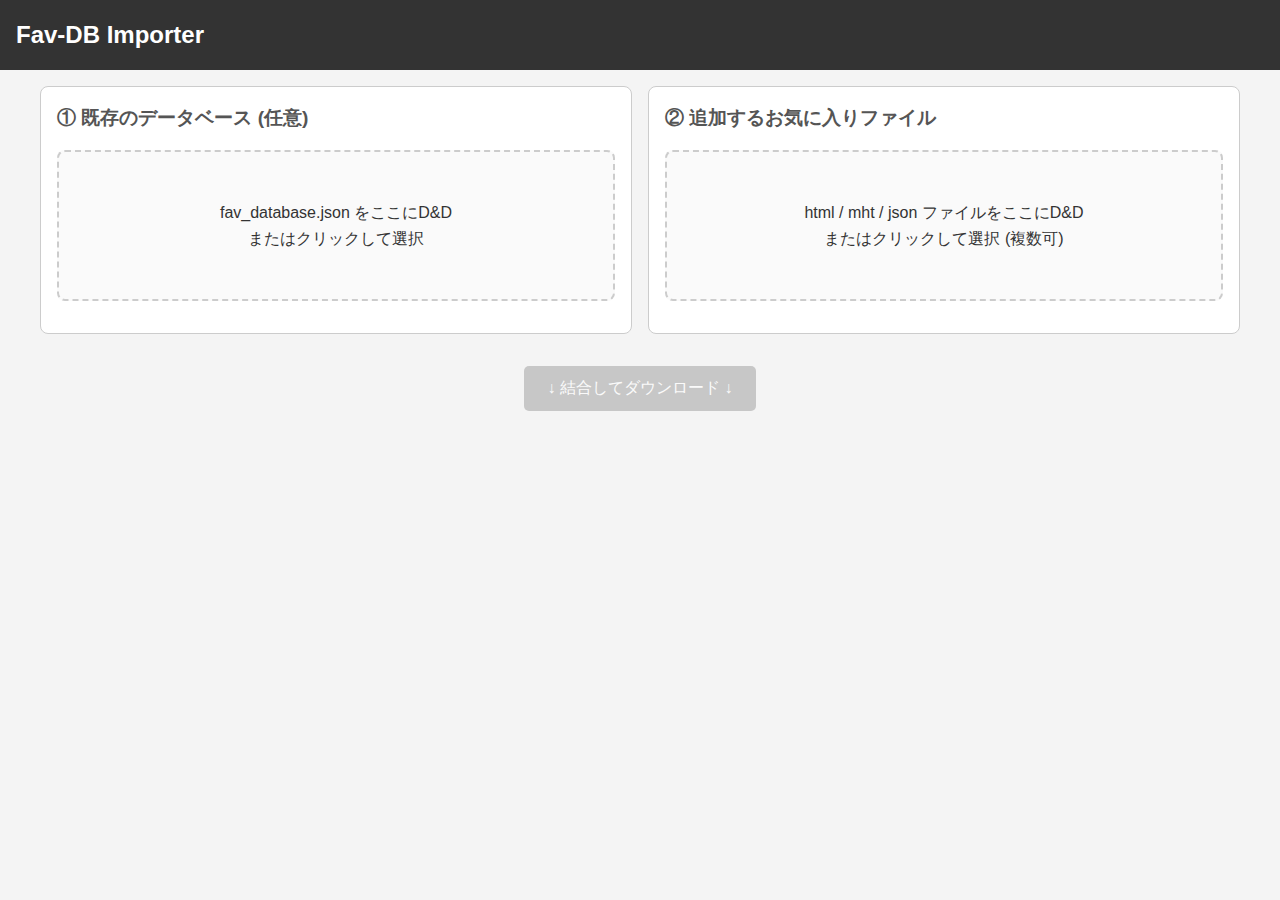
<file: importer/importer.html>
<!DOCTYPE html>
<html lang="ja">

<head>
    <meta charset="UTF-8">
    <meta name="viewport" content="width=device-width, initial-scale=1.0">
    <title>Fav-DB Importer</title>
    <link rel="stylesheet" href="../shared/css/base.css">
    <link rel="stylesheet" href="css/importer.css">
</head>

<body>
    <header>
        <h1>Fav-DB Importer</h1>
    </header>

    <main>
        <!-- PC用レイアウト -->
        <div id="pc-layout" class="layout-container">
            <div class="file-panel" id="db-panel">
                <h2>① 既存のデータベース (任意)</h2>
                <div class="drop-area" id="db-drop-area">
                    <p>fav_database.json をここにD&D<br>またはクリックして選択</p>
                    <input type="file" id="db-file-input" accept=".json" class="file-input">
                </div>
                <div id="db-info" class="file-info"></div>
            </div>

            <div class="file-panel" id="add-panel">
                <h2>② 追加するお気に入りファイル</h2>
                <div class="drop-area" id="add-drop-area">
                    <p>html / mht / json ファイルをここにD&D<br>またはクリックして選択 (複数可)</p>
                    <input type="file" id="add-file-input" class="file-input" multiple>
                </div>
                <div id="add-info" class="file-info"></div>
            </div>

            <div class="merge-panel">
                <div id="processing-indicator" class="hidden">処理中...</div>
                <button id="download-button" disabled>↓ 結合してダウンロード ↓</button>
            </div>
        </div>

        <!-- スマートフォン用レイアウト -->
        <div id="sp-layout" class="layout-container">
            <div id="step1" class="step active">
                <h2>STEP 1: データベースの選択 (任意)</h2>
                <p>既存の fav_database.json があれば読み込ませてください。新規作成の場合はスキップできます。</p>
                <div class="drop-area" id="sp-db-drop-area">
                    <p>[ ＋ ファイルを選択 ]</p>
                    <input type="file" id="sp-db-file-input" accept=".json" class="file-input">
                </div>
                <div id="sp-db-info" class="file-info"></div>
                <button class="nav-button next" data-target="step2">▶ 次へ (新規作成)</button>
            </div>

            <div id="step2" class="step">
                <button class="nav-button back" data-target="step1">◀ 戻る</button>
                <h2>STEP 2: お気に入りファイルの追加</h2>
                <p>html, mht, json ファイルを追加してください。(複数選択可)</p>
                <div class="drop-area" id="sp-add-drop-area">
                    <p>[ ＋ ファイルを選択 ]</p>
                    <input type="file" id="sp-add-file-input" class="file-input" multiple>
                </div>
                <div id="sp-add-info" class="file-info"></div>
                <button class="nav-button next" data-target="step3" disabled>▶ 結果を確認する</button>
            </div>

            <div id="step3" class="step">
                <button class="nav-button back" data-target="step2">◀ 戻る</button>
                <h2>STEP 3: 確認と保存</h2>
                <div id="processing-indicator-sp" class="hidden">処理中...</div>
                <div class="summary">
                    <p>元データ: <span id="summary-db-count">0</span>件</p>
                    <p>追加データ: <span id="summary-add-count">0</span>件</p>
                    <hr>
                    <p><strong>合計: <span id="summary-total-count">0</span>件</strong></p>
                </div>
                <button id="sp-download-button" disabled>ダウンロード (fav_database.json)</button>
            </div>
        </div>

    </main>

    <div id="error-message" class="error-message hidden"></div>

    <!-- 競合解決モーダル -->
    <div id="conflict-modal" class="modal-overlay hidden">
        <div class="modal-content">
            <div class="modal-header">
                <h2 id="conflict-title">データ競合の解決</h2>
            </div>
            <div class="modal-body" id="conflict-body">
                <!-- JSで動的にコンテンツ生成 -->
            </div>
        </div>
    </div>


    <script src="../shared/js/constants.js"></script>
    <script src="../shared/js/utils.js"></script>
    <script src="modules/ui.js"></script>
    <script src="modules/parser.js"></script>
    <script src="modules/merger.js"></script>
    <script src="modules/main.js?v=0.1"></script>
</body>

</html>
</file>
<file: shared/css/base.css>
:root {
    /* Color Palette */
    --bg-color: #f4f4f4;
    --text-color: #333;
    --header-bg: #333;
    --header-text: #fff;
    --accent-color: #007bff;
    --accent-hover: #0056b3;
    --border-color: #ccc;
    
    /* UI Components */
    --modal-overlay-bg: rgba(0,0,0,0.6);
    --modal-content-bg: #fff;
    --drop-area-bg: #fafafa;
    --drop-area-hover: #e9e9e9;
    --button-bg: #4a4a4a;
    --button-hover-bg: #666;
    --error-bg: #d9534f;
    --error-text: #fff;
}

body {
    font-family: -apple-system, BlinkMacSystemFont, 'Segoe UI', Roboto, 'Helvetica Neue', Arial, sans-serif;
    margin: 0;
    background-color: var(--bg-color);
    color: var(--text-color);
    line-height: 1.6;
}

/* Header */
header {
    background-color: var(--header-bg);
    color: var(--header-text);
    padding: 10px 20px;
    display: flex;
    justify-content: space-between;
    align-items: center;
}

header h1 {
    margin: 0;
    font-size: 1.5rem;
}

/* Utilities */
.hidden {
    display: none !important;
}

/* Modal */
.modal-overlay {
    position: fixed;
    z-index: 1000;
    left: 0;
    top: 0;
    width: 100%;
    height: 100%;
    background-color: var(--modal-overlay-bg);
    display: flex;
    justify-content: center;
    align-items: center;
}

.modal-content {
    background-color: var(--modal-content-bg);
    padding: 20px;
    border-radius: 8px;
    width: 90%;
    max-width: 800px;
    max-height: 90vh;
    display: flex;
    flex-direction: column;
    box-shadow: 0 4px 15px rgba(0,0,0,0.2);
}

.modal-header {
    padding-bottom: 10px;
    border-bottom: 1px solid var(--border-color);
    display: flex;
    justify-content: space-between;
    align-items: center;
}

.modal-body {
    padding: 15px 0;
    overflow-y: auto;
}

.modal-footer {
    text-align: right;
    padding-top: 15px;
    border-top: 1px solid var(--border-color);
}

.modal-close-button {
    cursor: pointer;
    font-size: 1.5rem;
    font-weight: bold;
    color: #999;
}
.modal-close-button:hover {
    color: #333;
}

/* Drop Area */
.drop-area {
    border: 2px dashed var(--border-color);
    border-radius: 8px;
    padding: 2rem;
    text-align: center;
    background-color: var(--drop-area-bg);
    cursor: pointer;
    transition: background-color 0.2s ease;
    position: relative;
    margin-bottom: 1rem;
}
.drop-area:hover, .drop-area.dragover {
    background-color: var(--drop-area-hover);
}

/* Buttons */
button {
    padding: 8px 16px;
    border: none;
    border-radius: 4px;
    cursor: pointer;
    transition: background-color 0.2s;
    font-size: 1rem;
}
button:disabled {
    opacity: 0.6;
    cursor: not-allowed;
}

/* Error Message */
.error-message {
    position: fixed;
    bottom: 20px;
    left: 50%;
    transform: translateX(-50%);
    background-color: var(--error-bg);
    color: var(--error-text);
    padding: 10px 20px;
    border-radius: 5px;
    box-shadow: 0 2px 10px rgba(0,0,0,0.2);
    z-index: 2000;
}
</file>
<file: editor/css/editor.css>
/* CSS Variables are inherited from base.css */
:root {
    /* Override or add specific variables here if needed */
    --input-bg: #fff;
    --tag-bg: #e0e0e0;
    --card-bg: #fff;
    --table-header-bg: #e9e9e9;
    --table-row-odd-bg: #fff;
    --table-row-even-bg: #f9f9f9;
}

body {
    font-family: -apple-system, BlinkMacSystemFont, 'Segoe UI', Roboto, 'Helvetica Neue', Arial, sans-serif;
    margin: 0;
    background-color: var(--bg-color);
    color: var(--text-color);
    font-size: 14px;
    padding-bottom: 40px;
}

body.modal-open {
    overflow: hidden;
}

header {
    background-color: var(--header-bg);
    color: var(--header-text);
    padding: 10px 20px;
    display: flex;
    justify-content: space-between;
    align-items: center;
}

h1 {
    margin: 0;
    font-size: 1.5em;
}

.header-buttons {
    display: flex;
    gap: 10px;
}

button {
    padding: 8px 12px;
    background-color: var(--button-bg);
    color: var(--header-text);
    border: none;
    border-radius: 4px;
    cursor: pointer;
    transition: background-color 0.2s;
}

button:hover {
    background-color: var(--button-hover-bg);
}

button:disabled {
    background-color: #777;
    cursor: not-allowed;
    opacity: 0.6;
}

main {
    padding: 20px;
}

#file-drop-area {
    border: 2px dashed var(--drop-area-border);
    border-radius: 8px;
    padding: 40px;
    text-align: center;
    background-color: var(--drop-area-bg);
    cursor: pointer;
    margin-bottom: 20px;
}

#file-drop-area.dragover {
    background-color: #d0d0d0;
    border-color: #aaa;
}

.hidden {
    display: none !important;
}

#controls {
    background-color: var(--table-row-odd-bg);
    padding: 15px;
    border-radius: 8px;
    margin-bottom: 10px;
    border: 1px solid var(--border-color);
    position: sticky;
    top: 0;
    z-index: 100;
    box-shadow: 0 2px 5px rgba(0, 0, 0, 0.1);
}

.control-group {
    display: flex;
    align-items: center;
    gap: 10px;
    flex-wrap: wrap;
    margin-bottom: 10px;
}

.control-group:last-child {
    margin-bottom: 0;
}

#keyword-search {
    flex-grow: 1;
    padding: 8px;
    border: 1px solid var(--border-color);
    border-radius: 4px;
    background-color: var(--input-bg);
    color: var(--text-color);
}

.checkbox-label {
    display: flex;
    align-items: center;
    cursor: pointer;
}

#batch-edit-bar {
    background-color: #fffbe6;
    padding: 10px;
    border-radius: 8px;
    margin-bottom: 10px;
    border: 1px solid #ffeeba;
    display: flex;
    align-items: center;
    gap: 15px;
}

#data-table {
    display: none;
}

#card-list {
    display: none;
}

@media (min-width: 768px) {
    #data-table {
        display: table;
        width: 100%;
        border-collapse: collapse;
        background-color: var(--table-row-odd-bg);
    }

    #data-table th,
    #data-table td {
        border: 1px solid var(--border-color);
        padding: 8px;
        text-align: left;
        vertical-align: top;
    }

    #data-table thead {
        background-color: var(--table-header-bg);
    }

    #data-table th.sortable {
        cursor: pointer;
    }

    #data-table th.sortable:hover {
        background-color: #dcdcdc;
    }

    #data-table tbody tr.data-row:nth-child(4n-1),
    #data-table tbody tr.data-row:nth-child(4n) {
        background-color: var(--table-row-even-bg);
    }

    #data-table .col-select {
        width: 3%;
        text-align: center;
    }

    #data-table .col-no {
        width: 4%;
    }

    #data-table .col-datetime {
        width: 12%;
    }

    #data-table .col-title {
        width: 35%;
    }

    #data-table .col-tags {
        width: 25%;
    }

    #data-table .col-actions {
        width: 8%;
    }

    #data-table .action-buttons {
        display: flex;
        gap: 5px;
        justify-content: center;
    }

    #data-table a {
        color: var(--accent-color);
        text-decoration: none;
    }

    #data-table a:hover {
        text-decoration: underline;
    }
}

@media (max-width: 767px) {
    #card-list {
        display: block;
    }

    .card {
        background: var(--card-bg);
        border: 1px solid var(--border-color);
        border-radius: 8px;
        margin-bottom: 10px;
        padding: 10px;
        display: flex;
        gap: 10px;
    }

    .card .col-select {
        display: flex;
        align-items: center;
        justify-content: center;
    }

    .card-content {
        flex-grow: 1;
    }

    .card-header {
        display: flex;
        justify-content: space-between;
        align-items: center;
        margin-bottom: 8px;
        color: #666;
        font-size: 0.8em;
    }

    .card-title {
        font-weight: bold;
        margin-bottom: 8px;
    }

    .card-title a {
        color: var(--accent-color);
        text-decoration: none;
    }

    .card-tags {
        margin-bottom: 8px;
    }

    .card-details {
        padding-top: 8px;
        margin-top: 8px;
        border-top: 1px solid var(--border-color);
    }

    .action-buttons {
        display: flex;
        gap: 8px;
    }
}

.details-row {
    background-color: inherit !important;
}

.details-cell {
    padding-top: 0;
}

.description-display,
.description-edit {
    width: 100%;
    box-sizing: border-box;
    padding: 5px;
    margin-top: 5px;
    white-space: pre-wrap;
    word-break: break-all;
}

.description-display {
    cursor: pointer;
    min-height: 2em;
    background-color: rgba(0, 0, 0, 0.02);
    border-radius: 3px;
}

.description-edit {
    height: 100px;
    resize: vertical;
}

.tag {
    display: inline-block;
    background-color: var(--tag-bg);
    color: var(--text-color);
    padding: 2px 8px;
    border-radius: 12px;
    margin: 2px;
    font-size: 12px;
    cursor: pointer;
}

.tag.add-tag {
    background-color: #cdeacd;
}

.tag-editor {
    position: absolute;
    background: var(--input-bg);
    border: 1px solid var(--border-color);
    padding: 10px;
    z-index: 10;
    box-shadow: 0 2px 5px rgba(0, 0, 0, 0.2);
    max-height: 200px;
    overflow-y: auto;
}

footer {
    position: fixed;
    bottom: 0;
    left: 0;
    width: 100%;
    background-color: var(--header-bg);
    color: var(--header-text);
    padding: 5px 20px;
    font-size: 12px;
    box-sizing: border-box;
}

.action-button {
    width: 32px;
    height: 32px;
    padding: 0;
    border-radius: 4px;
    background-color: #e0e0e0;
    color: #333;
    border: 1px solid #ccc;
    display: flex;
    align-items: center;
    justify-content: center;
}

.action-button svg {
    width: 20px;
    height: 20px;
    fill: currentColor;
}

.details-toggle .icon-caret {
    transform: rotate(-90deg);
    transition: transform 0.2s;
}

.details-toggle.expanded .icon-caret {
    transform: rotate(0deg);
}

.icon-inline {
    width: 1em;
    height: 1em;
    vertical-align: -0.15em;
    fill: currentColor;
}

#pagination {
    text-align: center;
    margin-top: 20px;
}

#pagination button {
    margin: 0 5px;
    background-color: #6c757d;
}

#pagination button:disabled {
    background-color: #aaa;
}

#pagination span {
    margin: 0 10px;
    font-weight: bold;
}

.multiselect {
    position: relative;
}

.select-box {
    border: 1px solid var(--border-color);
    border-radius: 4px;
    padding: 8px;
    cursor: pointer;
    min-width: 150px;
    background: var(--input-bg);
}

.checkboxes {
    display: none;
    position: absolute;
    background: var(--input-bg);
    border: 1px solid var(--border-color);
    z-index: 100;
    max-height: 200px;
    overflow-y: auto;
    width: 100%;
    box-sizing: border-box;
}

.checkboxes label {
    display: block;
    padding: 5px 10px;
}

.checkboxes label:hover {
    background-color: #eee;
}

.modal-overlay {
    position: fixed;
    z-index: 1000;
    left: 0;
    top: 0;
    width: 100%;
    height: 100%;
    background-color: var(--modal-overlay-bg);
    display: flex;
    justify-content: center;
    align-items: center;
}

.modal-content {
    background-color: var(--modal-content-bg);
    padding: 20px;
    border: 1px solid #888;
    width: 90%;
    max-width: 800px;
    border-radius: 8px;
    position: relative;
    display: flex;
    flex-direction: column;
    max-height: 85vh;
}

.modal-content .modal-body {
    overflow-y: auto;
}

.modal-close-button {
    color: #aaa;
    position: absolute;
    top: 10px;
    right: 20px;
    font-size: 28px;
    font-weight: bold;
    cursor: pointer;
    z-index: 1010;
}

.modal-close-button:hover {
    color: #000;
}

.modal-nav {
    display: flex;
    justify-content: space-between;
    align-items: center;
    padding-bottom: 10px;
    border-bottom: 1px solid var(--border-color);
}

.modal-body label,
.modal-body p {
    display: block;
    margin-top: 10px;
    font-weight: bold;
}

.modal-body input[type="text"],
.modal-body textarea {
    width: 100%;
    padding: 8px;
    box-sizing: border-box;
    border: 1px solid var(--border-color);
    border-radius: 4px;
    margin-top: 5px;
}

#modal-tags-details {
    margin-top: 10px;
}

#modal-tags-details summary {
    cursor: pointer;
    font-weight: bold;
}

.modal-tags-container {
    display: flex;
    flex-wrap: wrap;
    gap: 5px;
    padding: 10px;
    border: 1px solid var(--border-color);
    border-radius: 4px;
    margin-top: 5px;
    max-height: 150px;
    overflow-y: auto;
}

.modal-tags-container label {
    display: flex;
    align-items: center;
    gap: 5px;
    font-weight: normal;
    margin-top: 0;
}

#modal-new-tag {
    margin-top: 10px;
}

.modal-footer {
    text-align: right;
    padding-top: 10px;
    border-top: 1px solid var(--border-color);
}

.modal-footer button {
    background-color: var(--accent-color);
}

/* --- Batch Edit Modal Styles --- */
.batch-edit-section {
    margin-bottom: 15px;
}

.batch-edit-section details summary {
    font-weight: bold;
    cursor: pointer;
}

.tag-checkbox-list {
    display: flex;
    flex-wrap: wrap;
    gap: 10px;
    padding: 10px;
    border: 1px solid var(--border-color);
    border-radius: 4px;
    margin-top: 5px;
    max-height: 150px;
    overflow-y: auto;
}

.tag-checkbox-list label {
    font-weight: normal;
    margin: 0;
}

.selected-tags-summary {
    font-weight: normal;
    color: #555;
    font-size: 0.9em;
    margin-left: 8px;
}

#tag-management-table {
    width: 100%;
    border-collapse: collapse;
}

#batch-edit-modal .tag-multiselect {
    min-height: 100px;
    border: 1px solid var(--border-color);
    border-radius: 4px;
    padding: 5px;
}

#tag-management-table {
    width: 100%;
    border-collapse: collapse;
}

#tag-management-table th,
#tag-management-table td {
    border: 1px solid #ddd;
    padding: 8px;
    text-align: left;
}

#tag-management-table th {
    background-color: #f2f2f2;
}

#tag-management-table button {
    padding: 4px 8px;
    font-size: 0.9em;
    margin-right: 5px;
}

#tag-management-table input {
    padding: 4px;
    border: 1px solid #999;
    border-radius: 3px;
}

.sort-arrow {
    display: inline-block;
    width: 1em;
    text-align: center;
}
</file>
<file: importer/css/importer.css>
body {
    font-family: -apple-system, BlinkMacSystemFont, 'Segoe UI', Roboto, sans-serif;
    margin: 0;
    background-color: var(--bg-color);
    color: var(--text-color);
}

header {
    background-color: var(--header-bg);
    color: var(--header-text);
    padding: 1rem;
    text-align: center;
}

main {
    padding: 1rem;
    max-width: 1200px;
    margin: 0 auto;
}

.layout-container {
    display: none;
}

body.pc #pc-layout {
    display: flex;
    flex-wrap: wrap;
    gap: 1rem;
}

body.sp #sp-layout {
    display: block;
}

/* PC Layout */
#pc-layout {
    justify-content: center;
}

.file-panel {
    background: #fff;
    border: 1px solid var(--border-color);
    border-radius: 8px;
    padding: 1rem;
    flex: 1 1 45%;
    min-width: 300px;
}

.merge-panel {
    flex-basis: 100%;
    text-align: center;
    margin-top: 1rem;
}

/* SP Layout */
.step {
    display: none;
    background: #fff;
    border: 1px solid var(--border-color);
    border-radius: 8px;
    padding: 1rem;
}

.step.active {
    display: block;
}

.nav-button {
    margin-top: 1rem;
    width: 100%;
    padding: 0.8rem;
    font-size: 1rem;
}

.summary {
    margin: 1.5rem 0;
    line-height: 1.6;
}

#sp-download-button {
    width: 100%;
    padding: 1rem;
    font-size: 1.2rem;
}

/* Common Styles */
h2 {
    margin-top: 0;
    font-size: 1.2rem;
    color: #555;
}

.drop-area {
    border: 2px dashed var(--border-color);
    border-radius: 8px;
    padding: 2rem;
    text-align: center;
    background-color: var(--drop-area-bg);
    cursor: pointer;
    transition: background-color 0.2s ease;
    position: relative;
}

.drop-area:hover,
.drop-area.dragover {
    background-color: var(--drop-area-hover);
}

.file-input {
    position: absolute;
    top: 0;
    left: 0;
    width: 100%;
    height: 100%;
    opacity: 0;
    cursor: pointer;
}

.file-info {
    margin-top: 1rem;
    font-size: 0.9rem;
    line-height: 1.5;
}

.file-info ul {
    list-style: none;
    padding: 0;
    margin: 0;
}

button {
    background-color: var(--accent-color);
    color: white;
    border: none;
    border-radius: 5px;
    padding: 0.75rem 1.5rem;
    font-size: 1rem;
    cursor: pointer;
    transition: background-color 0.2s ease;
}

button:hover {
    background-color: var(--accent-hover);
}

button:disabled {
    background-color: #aaa;
    cursor: not-allowed;
}

.error-message {
    position: fixed;
    bottom: 1rem;
    left: 50%;
    transform: translateX(-50%);
    background-color: var(--error-bg);
    color: var(--error-text);
    padding: 1rem;
    border-radius: 5px;
    box-shadow: 0 2px 10px rgba(0, 0, 0, 0.2);
    z-index: 1000;
}

.hidden {
    display: none !important;
}

/* Conflict Modal */
.modal-overlay {
    position: fixed;
    z-index: 2000;
    left: 0;
    top: 0;
    width: 100%;
    height: 100%;
    background-color: rgba(0, 0, 0, 0.6);
    display: flex;
    justify-content: center;
    align-items: center;
}

.modal-content {
    background-color: #fff;
    padding: 20px;
    border-radius: 8px;
    width: 90%;
    max-width: 800px;
    max-height: 90vh;
    display: flex;
    flex-direction: column;
}

.modal-header {
    padding-bottom: 10px;
    border-bottom: 1px solid #ddd;
}

.modal-body {
    padding: 15px 0;
    overflow-y: auto;
}

.conflict-thread-info {
    font-size: 0.9em;
    color: #666;
    margin-bottom: 15px;
    word-break: break-all;
}

.conflict-note {
    font-size: 0.8em;
    color: #888;
    text-align: center;
    margin-bottom: 15px;
}

.conflict-comparison {
    display: flex;
    gap: 20px;
}

.conflict-version {
    flex: 1;
    border: 1px solid #ddd;
    padding: 10px;
    border-radius: 5px;
    background: #f9f9f9;
}

.conflict-version h3 {
    margin-top: 0;
    font-size: 1em;
}

.conflict-version button {
    width: 100%;
    margin-top: 10px;
}

.conflict-version pre {
    white-space: pre-wrap;
    word-break: break-all;
    background: #fff;
    padding: 5px;
    border-radius: 3px;
    border: 1px solid #eee;
    max-height: 150px;
    overflow-y: auto;
}

.conflict-section {
    margin-bottom: 20px;
}

.conflict-section-title {
    font-weight: bold;
    border-bottom: 1px solid #ccc;
    padding-bottom: 5px;
    margin-bottom: 10px;
}

.conflict-radio-group label {
    display: block;
    margin-bottom: 5px;
    background: #f9f9f9;
    padding: 10px;
    border-radius: 4px;
    border: 1px solid #ddd;
    cursor: pointer;
}

.conflict-radio-group label:hover {
    background: #f0f0f0;
}

.conflict-radio-group pre {
    margin-top: 5px;
    font-size: 0.9em;
    white-space: pre-wrap;
    word-break: break-all;
}

.modal-footer {
    text-align: right;
    padding-top: 15px;
    border-top: 1px solid #ddd;
}
</file>
